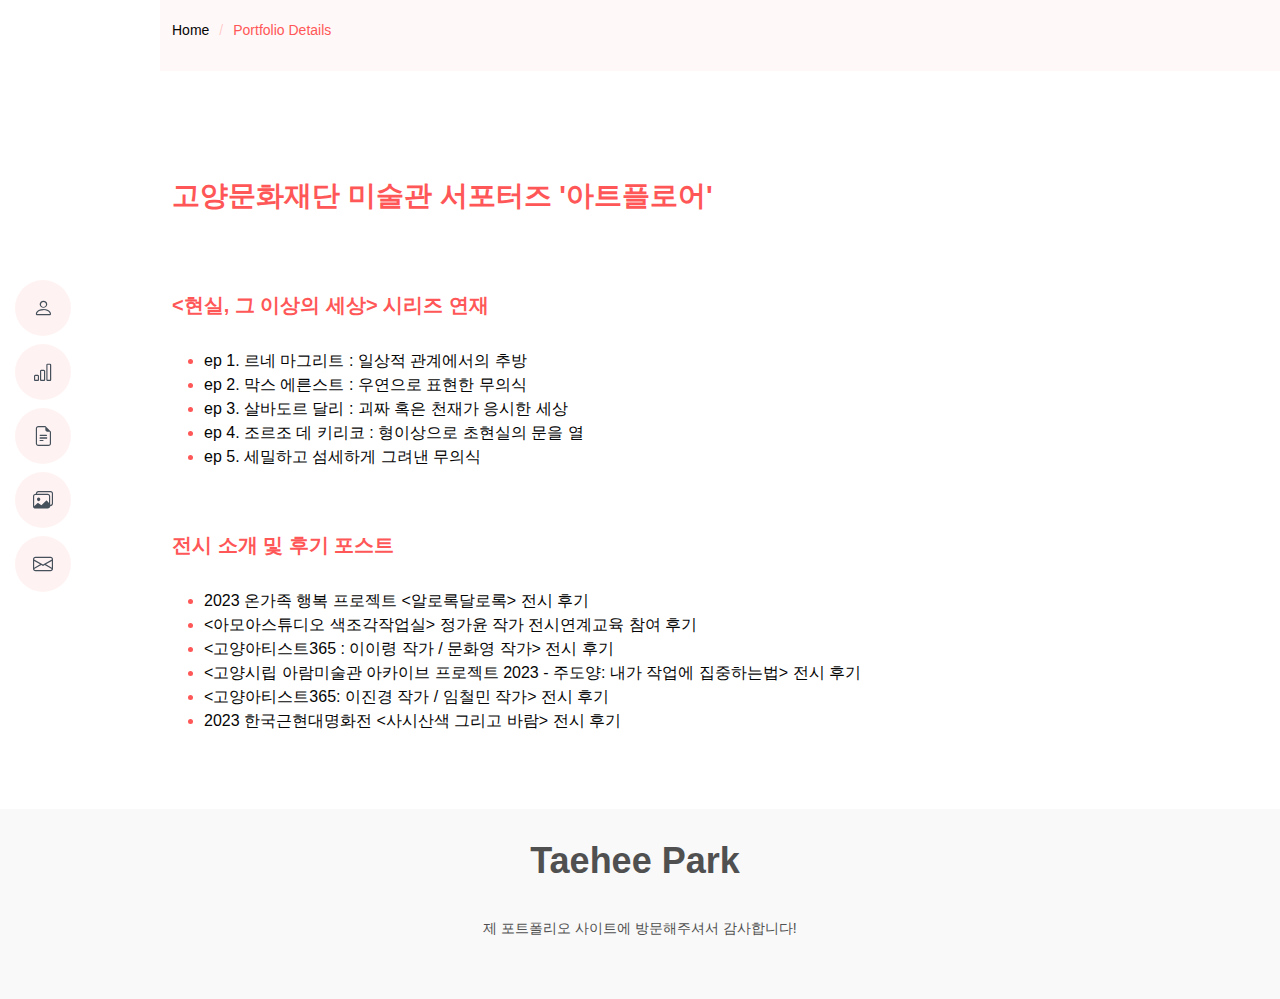
<file: portfolio-blog.html>
<!doctype html>
<html lang="en">
  <head>
    <meta charset="utf-8" />
    <meta content="width=device-width, initial-scale=1.0" name="viewport" />
    <title>박태희 포트폴리오</title>
    <meta content="" name="description" />
    <meta content="" name="keywords" />

    <!-- Favicons -->
     <link href="assets/img/logo2.png" rel="icon" />
    <link href="assets/img/apple-touch-icon.png" rel="apple-touch-icon" />

    <!-- Fonts -->
    <link href="https://fonts.googleapis.com" rel="preconnect" />
    <link href="https://fonts.gstatic.com" rel="preconnect" crossorigin />
    <link
      href="https://fonts.googleapis.com/css2?family=Roboto:ital,wght@0,100;0,300;0,400;0,500;0,700;0,900;1,100;1,300;1,400;1,500;1,700;1,900&family=Poppins:ital,wght@0,100;0,200;0,300;0,400;0,500;0,600;0,700;0,800;0,900;1,100;1,200;1,300;1,400;1,500;1,600;1,700;1,800;1,900&family=Raleway:ital,wght@0,100;0,200;0,300;0,400;0,500;0,600;0,700;0,800;0,900;1,100;1,200;1,300;1,400;1,500;1,600;1,700;1,800;1,900&display=swap"
      rel="stylesheet"
    />

    <!-- Vendor CSS Files -->
    <link
      href="assets/vendor/bootstrap/css/bootstrap.min.css"
      rel="stylesheet"
    />
    <link
      href="assets/vendor/bootstrap-icons/bootstrap-icons.css"
      rel="stylesheet"
    />
    <link href="assets/vendor/aos/aos.css" rel="stylesheet" />
    <link
      href="assets/vendor/glightbox/css/glightbox.min.css"
      rel="stylesheet"
    />
    <link href="assets/vendor/swiper/swiper-bundle.min.css" rel="stylesheet" />

    <!-- Main CSS File -->
    <link href="assets/css/main.css" rel="stylesheet" />

    <!-- =======================================================
  * Template Name: MyResume
  * Template URL: https://bootstrapmade.com/free-html-bootstrap-template-my-resume/
  * Updated: Jun 29 2024 with Bootstrap v5.3.3
  * Author: BootstrapMade.com
  * License: https://bootstrapmade.com/license/
  ======================================================== -->
  </head>

  <body class="portfolio-details-page">
    <header
      id="header"
      class="header d-flex flex-column justify-content-center"
    >
      <i class="header-toggle d-xl-none bi bi-list"></i>

      <nav id="navmenu" class="navmenu">
        <ul>

          <li>
            <a href="./index.html#about"
              ><i class="bi bi-person navicon"></i><span>About</span></a
            >
          </li>
          <li>
            <a href="./index.html#stats"
              ><i class="bi bi-bar-chart"></i><span>Skills</span></a
            >
          </li>
          <li>
            <a href="./index.html#resume"
              ><i class="bi bi-file-earmark-text navicon"></i
              ><span>Resume</span></a
            >
          </li>
          <li>
            <a href="./index.html#portfolio"
              ><i class="bi bi-images navicon"></i><span>Portfolio</span></a
            >
          </li>

          <li>
            <a href="./index.html#contact"
              ><i class="bi bi-envelope navicon"></i><span>Contact</span></a
            >
          </li>
        </ul>

      </nav>
    </header>

    <main class="main">
      <!-- Page Title -->
      <div class="page-title" data-aos="fade">
        <div class="container">
          <nav class="breadcrumbs">
            <ol>
              <li><a href="index.html">Home</a></li>
              <li class="current">Portfolio Details</li>
            </ol>
          </nav>

        </div>
      </div>
      <!-- End Page Title -->

      <!-- Portfolio Details Section -->
      <section id="portfolio-details" class="portfolio-details section">
        <div class="container justify-content-center" data-aos="fade-up">
          <div class="row justify-content-between gy-4 mt-4">
            <div class="cmb-4" data-aos="fade-up">
              <div class="portfolio-description">


                <h3><b>고양문화재단 미술관 서포터즈 '아트플로어'</b></h5>
                <br>
                <br>

                <br>
                <h5> <b><현실, 그 이상의 세상> 시리즈 연재</b></h5>
           
                <br>
               <ul>
                 <li> <a href="https://blog.naver.com/aramart1/223165445315?trackingCode=blog_bloghome_searchlist" target="_blank">ep 1. 르네 마그리트 : 일상적 관계에서의 추방</a></li>
                 <li><a href="https://blog.naver.com/aramart1/223190417478?trackingCode=blog_bloghome_searchlist" target="_blank">ep 2. 막스 에른스트 : 우연으로 표현한 무의식</a></li>
                 <li><a href="https://blog.naver.com/aramart1/223218497096?trackingCode=blog_bloghome_searchlist" target="_blank">ep 3. 살바도르 달리 : 괴짜 혹은 천재가 응시한 세상</a></li>
                 <li><a href="https://blog.naver.com/aramart1/223246951766?trackingCode=blog_bloghome_searchlist" target="_blank">ep 4. 조르조 데 키리코 : 형이상으로 초현실의 문을 열</a></li>
                 <li><a href="https://blog.naver.com/aramart1/223273783875?trackingCode=blog_bloghome_searchlist" target="_blank">ep 5. 세밀하고 섬세하게 그려낸 무의식</a></li>
               </ul>
                <br>
                <br>
                
                  <h5> <b>전시 소개 및 후기 포스트</b></h5>
                  <br>
                 <ul>
                   <li> <a href="https://blog.naver.com/aramart1/223166356010?trackingCode=blog_bloghome_searchlist" target="_blank">2023 온가족 행복 프로젝트 <알로록달로록> 전시 후기</a></li>
                   <li><a href="https://blog.naver.com/aramart1/223197376740?trackingCode=blog_bloghome_searchlist" target="_blank"> <아모아스튜디오 색조각작업실> 정가윤 작가 전시연계교육 참여 후기 </a></li>
                   <li><a href="https://blog.naver.com/aramart1/223220888456?trackingCode=blog_bloghome_searchlist" target="_blank"><고양아티스트365 : 이이령 작가 / 문화영 작가> 전시 후기</a></li>
                   <li><a href="https://blog.naver.com/aramart1/223244335880?trackingCode=blog_bloghome_searchlist" target="_blank"><고양시립 아람미술관 아카이브 프로젝트 2023 - 주도양: 내가 작업에 집중하는법> 전시 후기</a></li>
                   <li><a href="https://blog.naver.com/aramart1/223272546782?trackingCode=blog_bloghome_searchlist" target="_blank"><고양아티스트365: 이진경 작가 / 임철민 작가> 전시 후기</a></li>
                   <li><a href="https://blog.naver.com/aramart1/223272546782?trackingCode=blog_bloghome_searchlist" target="_blank">2023 한국근현대명화전 <사시산색 그리고 바람> 전시 후기</a></li>
                 </ul>
             

              
                </div>
                




              </div>
            </div>

            <!-- <div class="mt-4" data-aos="fade-up" data-aos-delay="100">
              <div class="portfolio-info">

                <ul>
                  <li><strong>분류</strong> 영상 제작 (촬영 및 편집) </li>

                  <li><strong>제작 날짜</strong> 2024. 04</li>

                  <li><strong>활용 프로그램</strong>Premiere, iPhone 12 </li>


                   <!-- <li>
                    <strong>Project URL</strong> <a href="#">www.example.com</a>
                  </li> -->
<!-- 
                </ul>
              </div>
            </div>  -->
          </div>
        </div>
      </section>
      <!-- /Portfolio Details Section -->
    </main>

    <footer id="footer" class="footer position-relative light-background">
      <div class="container">
        <h3 class="sitename">Taehee Park</h3>
        <br>
        <p>
         제 포트폴리오 사이트에 방문해주셔서 감사합니다!
        </p>
     
        </div>
    
      </div>
    </footer>

    <!-- Scroll Top -->
    <a
      href="#"
      id="scroll-top"
      class="scroll-top d-flex align-items-center justify-content-center"
      ><i class="bi bi-arrow-up-short"></i
    ></a>


    <!-- Preloader -->
    <div id="preloader"></div>

    <!-- Vendor JS Files -->
    <script src="assets/vendor/bootstrap/js/bootstrap.bundle.min.js"></script>
    <script src="assets/vendor/php-email-form/validate.js"></script>
    <script src="assets/vendor/aos/aos.js"></script>
    <script src="assets/vendor/typed.js/typed.umd.js"></script>
    <script src="assets/vendor/purecounter/purecounter_vanilla.js"></script>
    <script src="assets/vendor/waypoints/noframework.waypoints.js"></script>
    <script src="assets/vendor/glightbox/js/glightbox.min.js"></script>
    <script src="assets/vendor/imagesloaded/imagesloaded.pkgd.min.js"></script>
    <script src="assets/vendor/isotope-layout/isotope.pkgd.min.js"></script>
    <script src="assets/vendor/swiper/swiper-bundle.min.js"></script>

    <!-- Main JS File -->
    <script src="assets/js/main.js"></script>
  </body>
</html>
</file>
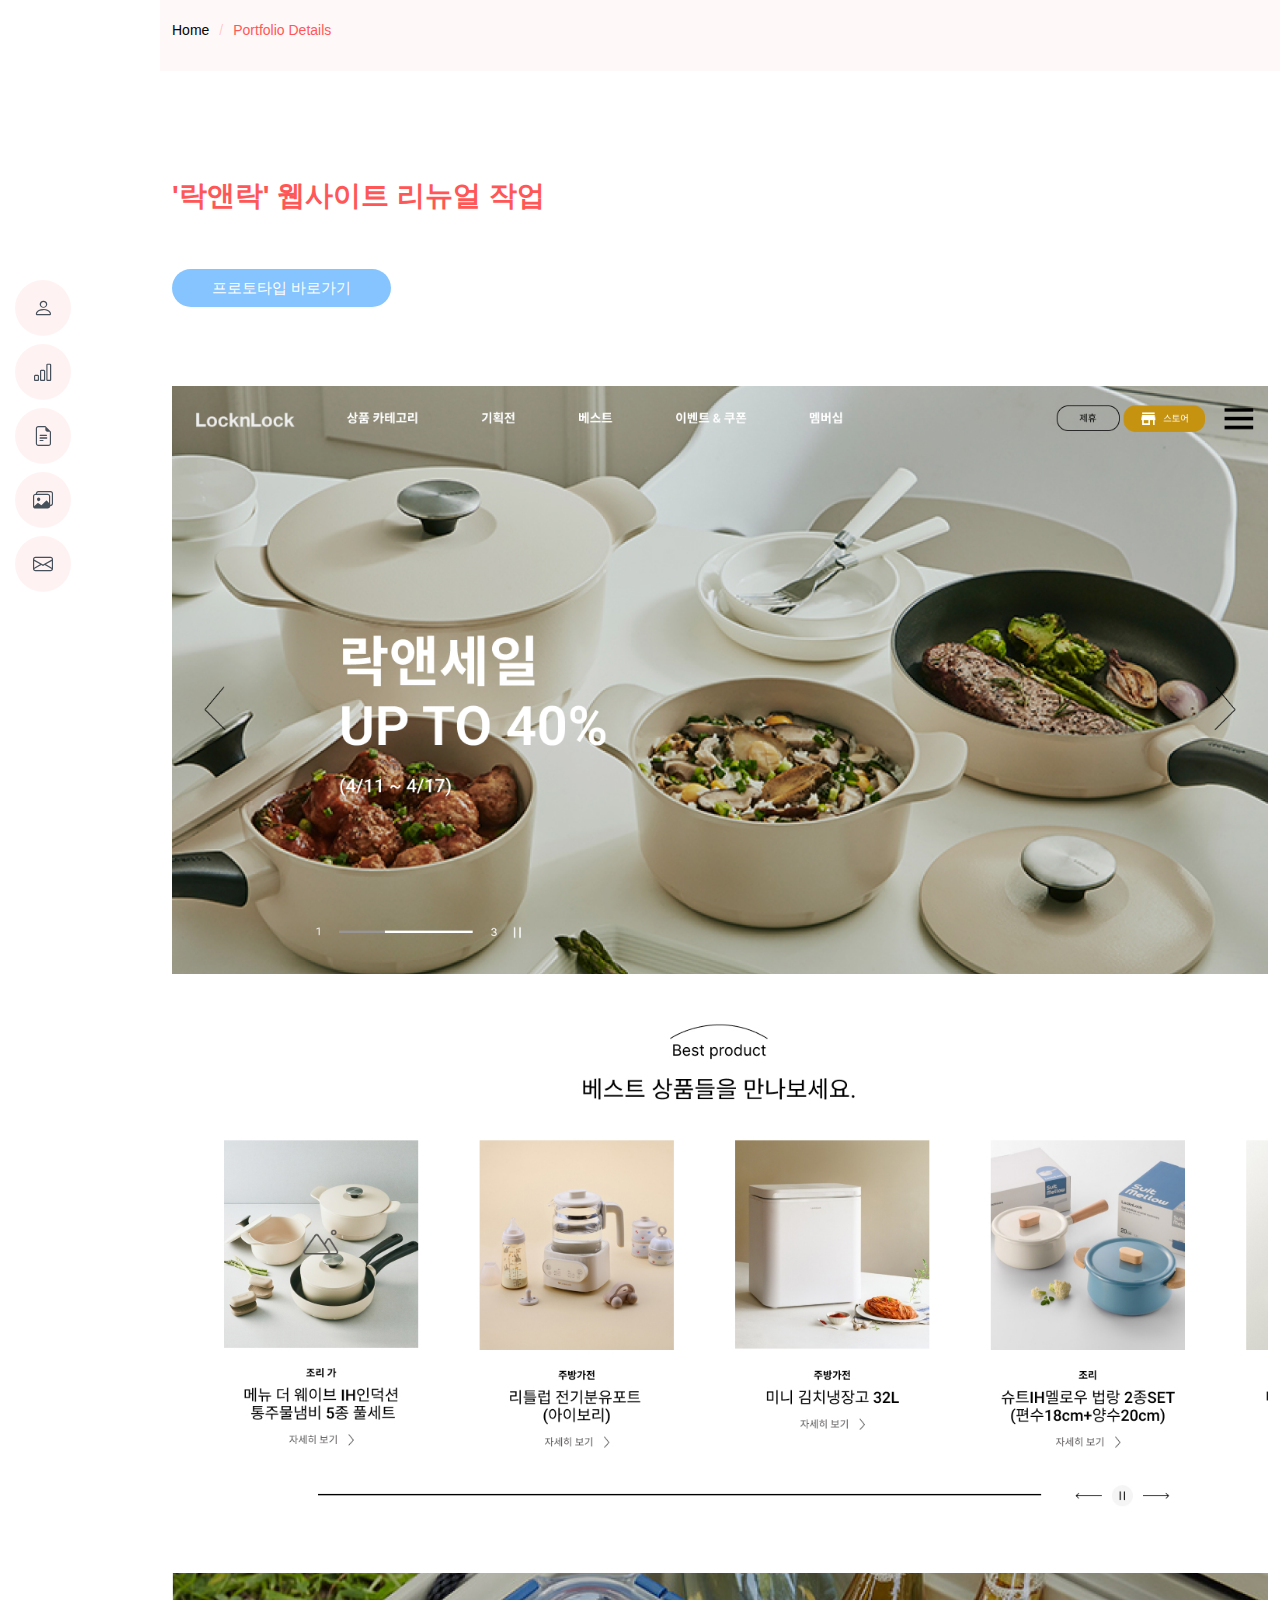
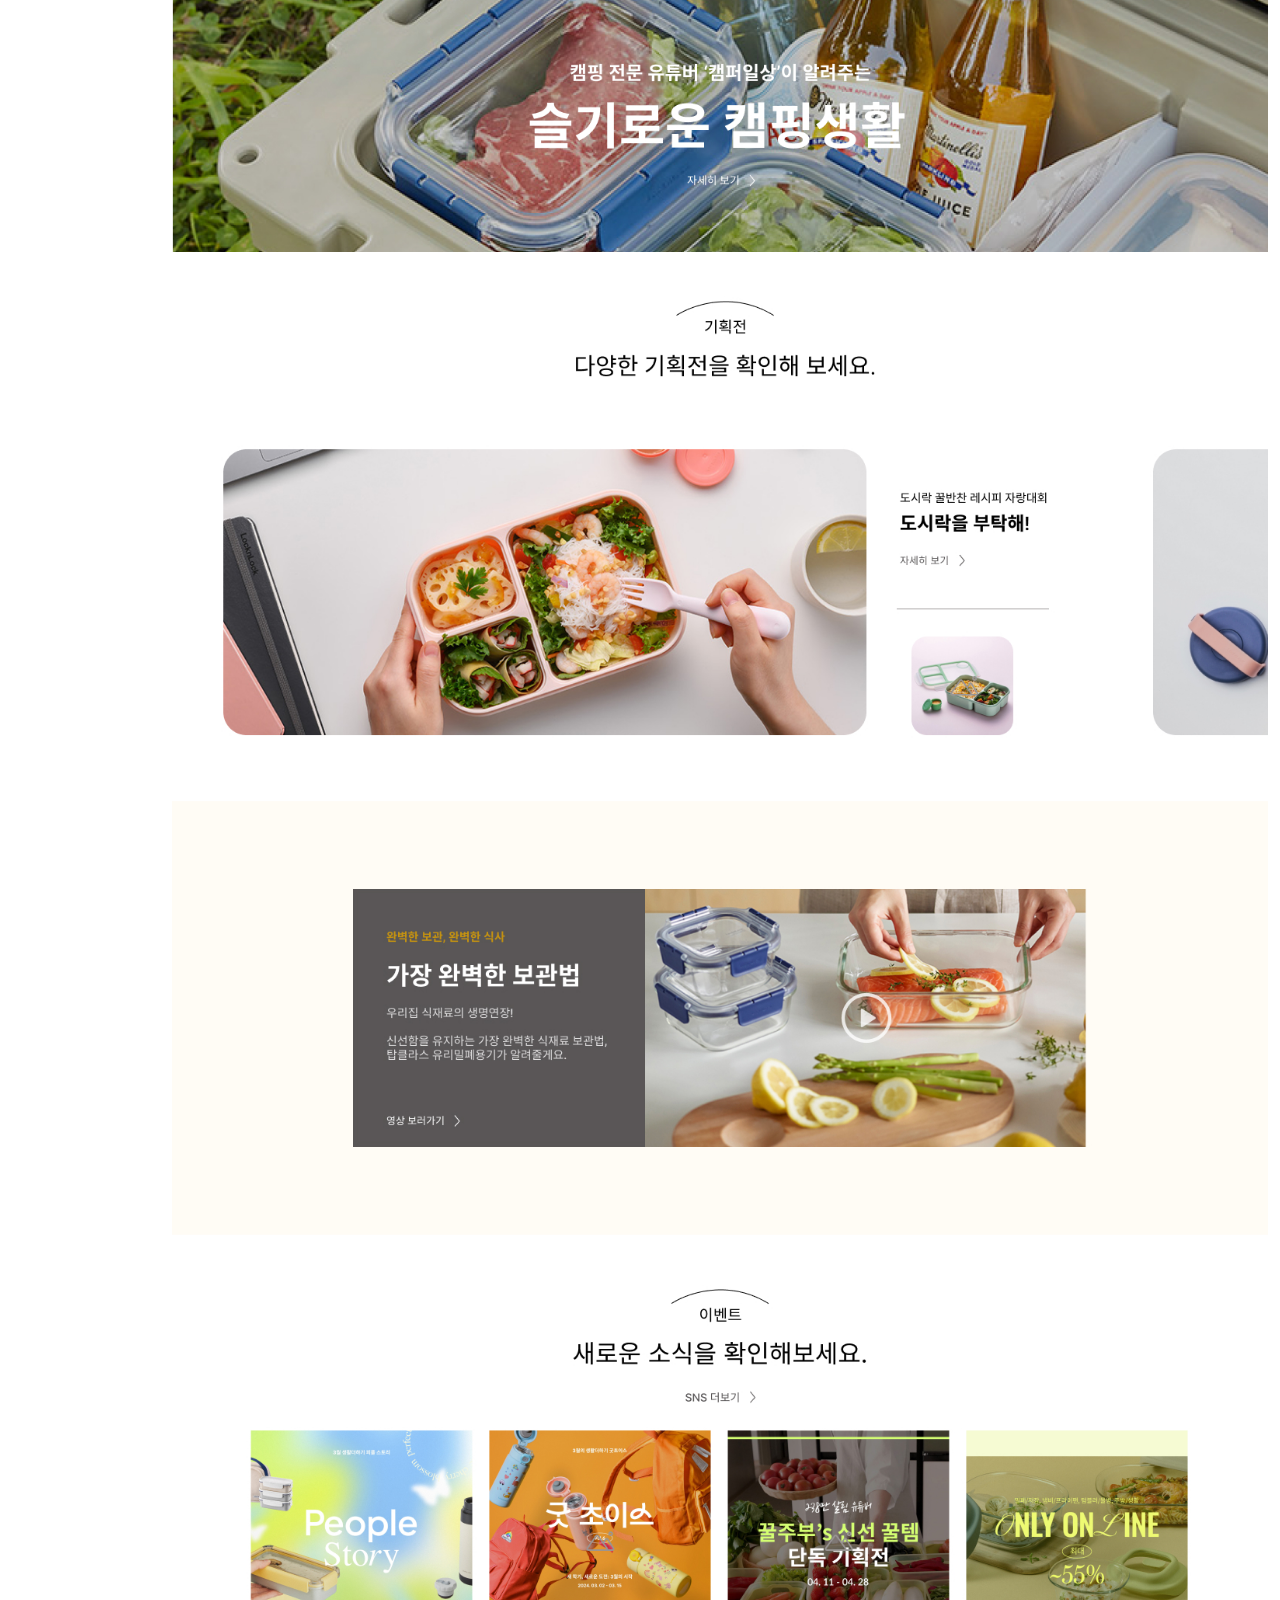
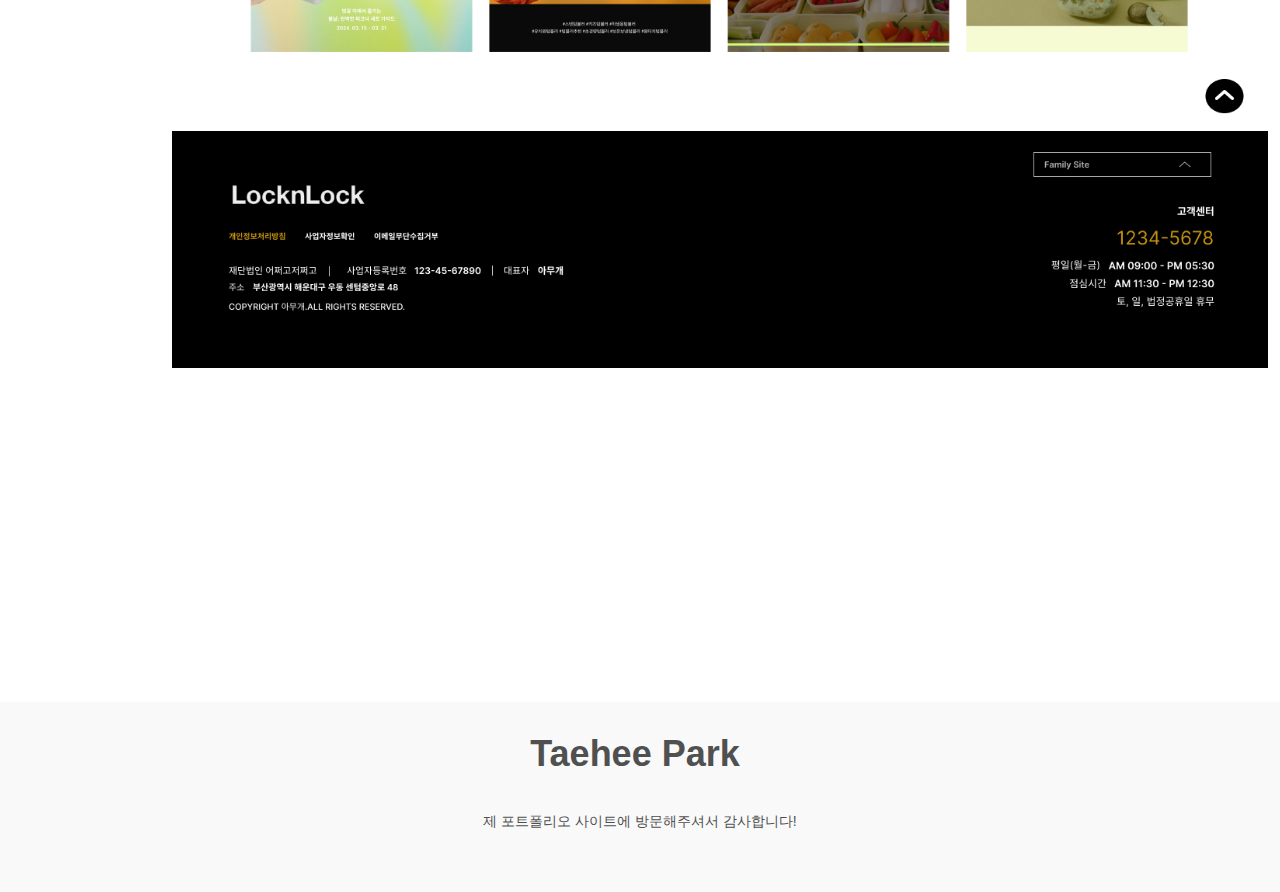
<file: portfolio-details4.html>
<!doctype html>
<html lang="en">
  <head>
    <meta charset="utf-8" />
    <meta content="width=device-width, initial-scale=1.0" name="viewport" />
    <title>박태희 포트폴리오</title>
    <meta content="" name="description" />
    <meta content="" name="keywords" />

    <!-- Favicons -->
     <link href="assets/img/logo2.png" rel="icon" />
    <link href="assets/img/apple-touch-icon.png" rel="apple-touch-icon" />

    <!-- Fonts -->
    <link href="https://fonts.googleapis.com" rel="preconnect" />
    <link href="https://fonts.gstatic.com" rel="preconnect" crossorigin />
    <link
      href="https://fonts.googleapis.com/css2?family=Roboto:ital,wght@0,100;0,300;0,400;0,500;0,700;0,900;1,100;1,300;1,400;1,500;1,700;1,900&family=Poppins:ital,wght@0,100;0,200;0,300;0,400;0,500;0,600;0,700;0,800;0,900;1,100;1,200;1,300;1,400;1,500;1,600;1,700;1,800;1,900&family=Raleway:ital,wght@0,100;0,200;0,300;0,400;0,500;0,600;0,700;0,800;0,900;1,100;1,200;1,300;1,400;1,500;1,600;1,700;1,800;1,900&display=swap"
      rel="stylesheet"
    />

    <!-- Vendor CSS Files -->
    <link
      href="assets/vendor/bootstrap/css/bootstrap.min.css"
      rel="stylesheet"
    />
    <link
      href="assets/vendor/bootstrap-icons/bootstrap-icons.css"
      rel="stylesheet"
    />
    <link href="assets/vendor/aos/aos.css" rel="stylesheet" />
    <link
      href="assets/vendor/glightbox/css/glightbox.min.css"
      rel="stylesheet"
    />
    <link href="assets/vendor/swiper/swiper-bundle.min.css" rel="stylesheet" />

    <!-- Main CSS File -->
    <link href="assets/css/main.css" rel="stylesheet" />

    <!-- =======================================================
  * Template Name: MyResume
  * Template URL: https://bootstrapmade.com/free-html-bootstrap-template-my-resume/
  * Updated: Jun 29 2024 with Bootstrap v5.3.3
  * Author: BootstrapMade.com
  * License: https://bootstrapmade.com/license/
  ======================================================== -->
  </head>

  <body class="portfolio-details-page">
    <header
      id="header"
      class="header d-flex flex-column justify-content-center"
    >
      <i class="header-toggle d-xl-none bi bi-list"></i>

      <nav id="navmenu" class="navmenu">
        <ul>

          <li>
            <a href="./index.html#about"
              ><i class="bi bi-person navicon"></i><span>About</span></a
            >
          </li>
          <li>
            <a href="./index.html#stats"
              ><i class="bi bi-bar-chart"></i><span>Skills</span></a
            >
          </li>
          <li>
            <a href="./index.html#resume"
              ><i class="bi bi-file-earmark-text navicon"></i
              ><span>Resume</span></a
            >
          </li>
          <li>
            <a href="./index.html#portfolio"
              ><i class="bi bi-images navicon"></i><span>Portfolio</span></a
            >
          </li>

          <li>
            <a href="./index.html#contact"
              ><i class="bi bi-envelope navicon"></i><span>Contact</span></a
            >
          </li>
        </ul>

      </nav>
    </header>

    <main class="main">
      <!-- Page Title -->
      <div class="page-title" data-aos="fade">
        <div class="container">
          <nav class="breadcrumbs">
            <ol>
              <li><a href="index.html">Home</a></li>
              <li class="current">Portfolio Details</li>
            </ol>
          </nav>

        </div>
      </div>
      <!-- End Page Title -->

      <!-- Portfolio Details Section -->
      <section id="portfolio-details" class="portfolio-details section">
        <div class="container justify-content-center" data-aos="fade-up">
          <div class="row justify-content-between gy-4 mt-4">
            <div class="cmb-4" data-aos="fade-up">
              <div class="portfolio-description">


                <h3><b>'락앤락' 웹사이트 리뉴얼 작업</b></h3>
                <br>
                <br>
                <div class="portfolio-info">
                  <ul>
                <li>
                  <a href="https://www.figma.com/proto/2CBtFGKpgw6CYvUEEpwlTz/%EC%9B%B9%EB%94%94%EC%9E%90%EC%9D%B8_%EB%B0%95%ED%83%9C%ED%9D%AC?node-id=25-72&starting-point-node-id=25%3A72&t=xaSCcyAm4feDq87F-1" target="_blank" class="btn-visit align-self-start "
                    >프로토타입 바로가기</a
                  >


                </li>
                    </ul>
                </div>
                 <br>
                 <br>

                  <img
                     src="./assets/img/pth-portfolio/locknlockmain.jpg"
                  alt=""
                  style="width: 100%; height: 100%"
                />
              </div>
            </div>

            <div class="mt-4" data-aos="fade-up" data-aos-delay="100">
              <div class="portfolio-info">

                <ul>
                  <li><strong>분류</strong> UX/UI 디자인</li>

                  <li><strong>제작 날짜</strong> 2024. 04</li>

                  <li><strong>활용 프로그램</strong> Figma</li>

                  <li><strong>기여도</strong> 100%</li>

                   <!-- <li>
                    <strong>Project URL</strong> <a href="#">www.example.com</a>
                  </li> -->

                </ul>
              </div>
            </div>
          </div>
        </div>
      </section>
      <!-- /Portfolio Details Section -->
    </main>

    <footer id="footer" class="footer position-relative light-background">
      <div class="container">
        <h3 class="sitename">Taehee Park</h3>
        <br>
        <p>
         제 포트폴리오 사이트에 방문해주셔서 감사합니다!
        </p>
     
        </div>
    
      </div>
    </footer>

    <!-- Scroll Top -->
    <a
      href="#"
      id="scroll-top"
      class="scroll-top d-flex align-items-center justify-content-center"
      ><i class="bi bi-arrow-up-short"></i
    ></a>


    <!-- Preloader -->
    <div id="preloader"></div>

    <!-- Vendor JS Files -->
    <script src="assets/vendor/bootstrap/js/bootstrap.bundle.min.js"></script>
    <script src="assets/vendor/php-email-form/validate.js"></script>
    <script src="assets/vendor/aos/aos.js"></script>
    <script src="assets/vendor/typed.js/typed.umd.js"></script>
    <script src="assets/vendor/purecounter/purecounter_vanilla.js"></script>
    <script src="assets/vendor/waypoints/noframework.waypoints.js"></script>
    <script src="assets/vendor/glightbox/js/glightbox.min.js"></script>
    <script src="assets/vendor/imagesloaded/imagesloaded.pkgd.min.js"></script>
    <script src="assets/vendor/isotope-layout/isotope.pkgd.min.js"></script>
    <script src="assets/vendor/swiper/swiper-bundle.min.js"></script>

    <!-- Main JS File -->
    <script src="assets/js/main.js"></script>
  </body>
</html>
</file>
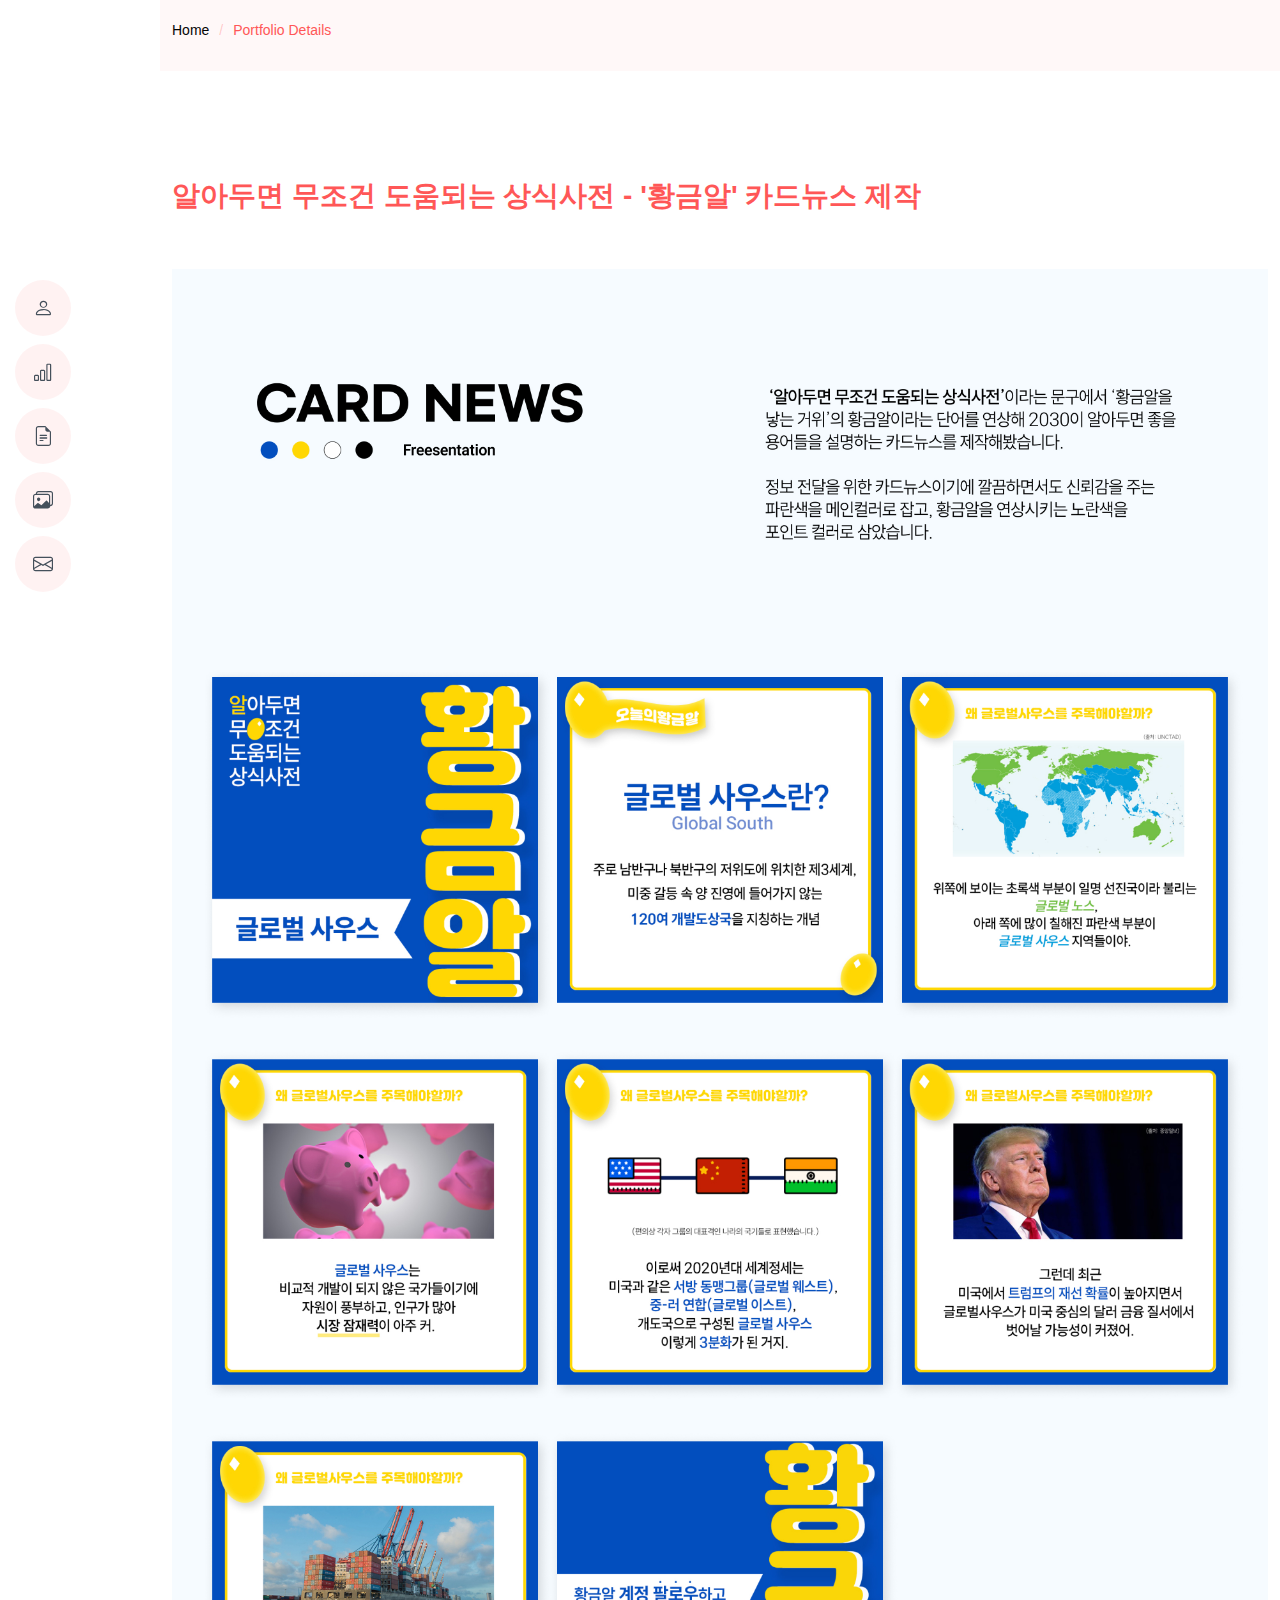
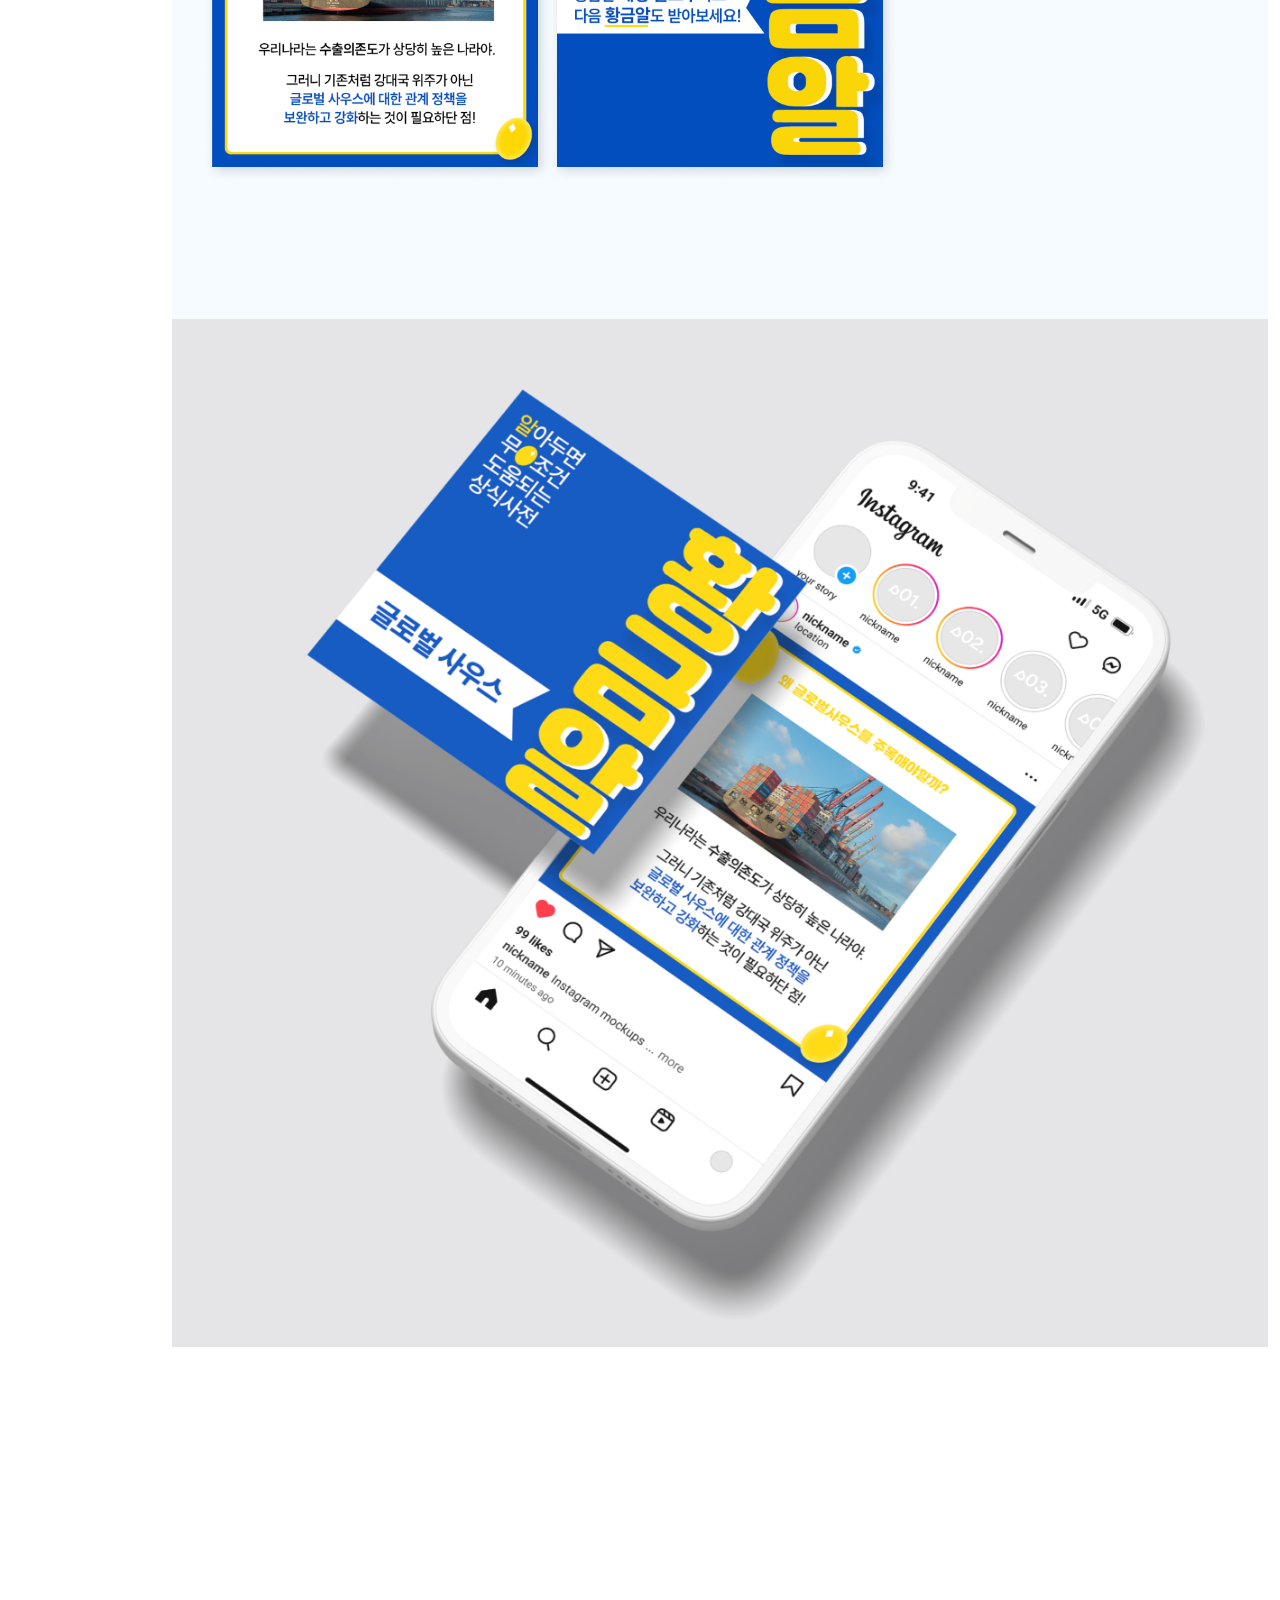
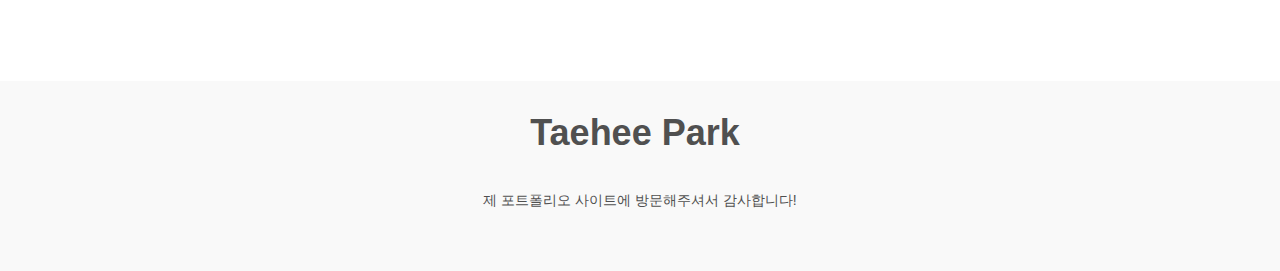
<file: portfolio-details7.html>
<!doctype html>
<html lang="en">
  <head>
    <meta charset="utf-8" />
    <meta content="width=device-width, initial-scale=1.0" name="viewport" />
    <title>박태희 포트폴리오</title>
    <meta content="" name="description" />
    <meta content="" name="keywords" />

    <!-- Favicons -->
     <link href="assets/img/logo2.png" rel="icon" />
    <link href="assets/img/apple-touch-icon.png" rel="apple-touch-icon" />

    <!-- Fonts -->
    <link href="https://fonts.googleapis.com" rel="preconnect" />
    <link href="https://fonts.gstatic.com" rel="preconnect" crossorigin />
    <link
      href="https://fonts.googleapis.com/css2?family=Roboto:ital,wght@0,100;0,300;0,400;0,500;0,700;0,900;1,100;1,300;1,400;1,500;1,700;1,900&family=Poppins:ital,wght@0,100;0,200;0,300;0,400;0,500;0,600;0,700;0,800;0,900;1,100;1,200;1,300;1,400;1,500;1,600;1,700;1,800;1,900&family=Raleway:ital,wght@0,100;0,200;0,300;0,400;0,500;0,600;0,700;0,800;0,900;1,100;1,200;1,300;1,400;1,500;1,600;1,700;1,800;1,900&display=swap"
      rel="stylesheet"
    />

    <!-- Vendor CSS Files -->
    <link
      href="assets/vendor/bootstrap/css/bootstrap.min.css"
      rel="stylesheet"
    />
    <link
      href="assets/vendor/bootstrap-icons/bootstrap-icons.css"
      rel="stylesheet"
    />
    <link href="assets/vendor/aos/aos.css" rel="stylesheet" />
    <link
      href="assets/vendor/glightbox/css/glightbox.min.css"
      rel="stylesheet"
    />
    <link href="assets/vendor/swiper/swiper-bundle.min.css" rel="stylesheet" />

    <!-- Main CSS File -->
    <link href="assets/css/main.css" rel="stylesheet" />

    <!-- =======================================================
  * Template Name: MyResume
  * Template URL: https://bootstrapmade.com/free-html-bootstrap-template-my-resume/
  * Updated: Jun 29 2024 with Bootstrap v5.3.3
  * Author: BootstrapMade.com
  * License: https://bootstrapmade.com/license/
  ======================================================== -->
  </head>

  <body class="portfolio-details-page">
    <header
      id="header"
      class="header d-flex flex-column justify-content-center"
    >
      <i class="header-toggle d-xl-none bi bi-list"></i>

      <nav id="navmenu" class="navmenu">
        <ul>

          <li>
            <a href="./index.html#about"
              ><i class="bi bi-person navicon"></i><span>About</span></a
            >
          </li>
          <li>
            <a href="./index.html#stats"
              ><i class="bi bi-bar-chart"></i><span>Skills</span></a
            >
          </li>
          <li>
            <a href="./index.html#resume"
              ><i class="bi bi-file-earmark-text navicon"></i
              ><span>Resume</span></a
            >
          </li>
          <li>
            <a href="./index.html#portfolio"
              ><i class="bi bi-images navicon"></i><span>Portfolio</span></a
            >
          </li>

          <li>
            <a href="./index.html#contact"
              ><i class="bi bi-envelope navicon"></i><span>Contact</span></a
            >
          </li>
        </ul>

      </nav>
    </header>

    <main class="main">
      <!-- Page Title -->
      <div class="page-title" data-aos="fade">
        <div class="container">
          <nav class="breadcrumbs">
            <ol>
              <li><a href="index.html">Home</a></li>
              <li class="current">Portfolio Details</li>
            </ol>
          </nav>

        </div>
      </div>
      <!-- End Page Title -->

      <!-- Portfolio Details Section -->
      <section id="portfolio-details" class="portfolio-details section">
        <div class="container justify-content-center" data-aos="fade-up">
          <div class="row justify-content-between gy-4 mt-4">
            <div class="cmb-4" data-aos="fade-up">
              <div class="portfolio-description">


                <h3><b>알아두면 무조건 도움되는 상식사전 - '황금알' 카드뉴스 제작</b></h3>
                <br>
                <br>


                <img
                  src="./assets/img/pth-portfolio/cardnews-info2.jpg"
                  alt=""
                  style="width: 100%; height: 100%"
                />
                <img
                  src="./assets/img/pth-portfolio/cardnews3.jpg"
                  alt=""
                  style="width: 100%; height: 100%"
                />

              </div>
            </div>

            <div class="mt-4" data-aos="fade-up" data-aos-delay="100">
              <div class="portfolio-info">

                <ul>
                  <li><strong>분류</strong> 카드뉴스 제작</li>

                  <li><strong>제작 날짜</strong> 2024. 07</li>

                  <li><strong>활용 프로그램</strong>Photoshop</li>

                  <li><strong>기여도</strong> 100%</li>

                   <!-- <li>
                    <strong>Project URL</strong> <a href="#">www.example.com</a>
                  </li> -->

                </ul>
              </div>
            </div>
          </div>
        </div>
      </section>
      <!-- /Portfolio Details Section -->
    </main>

    <footer id="footer" class="footer position-relative light-background">
      <div class="container">
        <h3 class="sitename">Taehee Park</h3>
        <br>
        <p>
         제 포트폴리오 사이트에 방문해주셔서 감사합니다!
        </p>
     
        </div>
    
      </div>
    </footer>

    <!-- Scroll Top -->
    <a
      href="#"
      id="scroll-top"
      class="scroll-top d-flex align-items-center justify-content-center"
      ><i class="bi bi-arrow-up-short"></i
    ></a>


    <!-- Preloader -->
    <div id="preloader"></div>

    <!-- Vendor JS Files -->
    <script src="assets/vendor/bootstrap/js/bootstrap.bundle.min.js"></script>
    <script src="assets/vendor/php-email-form/validate.js"></script>
    <script src="assets/vendor/aos/aos.js"></script>
    <script src="assets/vendor/typed.js/typed.umd.js"></script>
    <script src="assets/vendor/purecounter/purecounter_vanilla.js"></script>
    <script src="assets/vendor/waypoints/noframework.waypoints.js"></script>
    <script src="assets/vendor/glightbox/js/glightbox.min.js"></script>
    <script src="assets/vendor/imagesloaded/imagesloaded.pkgd.min.js"></script>
    <script src="assets/vendor/isotope-layout/isotope.pkgd.min.js"></script>
    <script src="assets/vendor/swiper/swiper-bundle.min.js"></script>

    <!-- Main JS File -->
    <script src="assets/js/main.js"></script>
  </body>
</html>
</file>
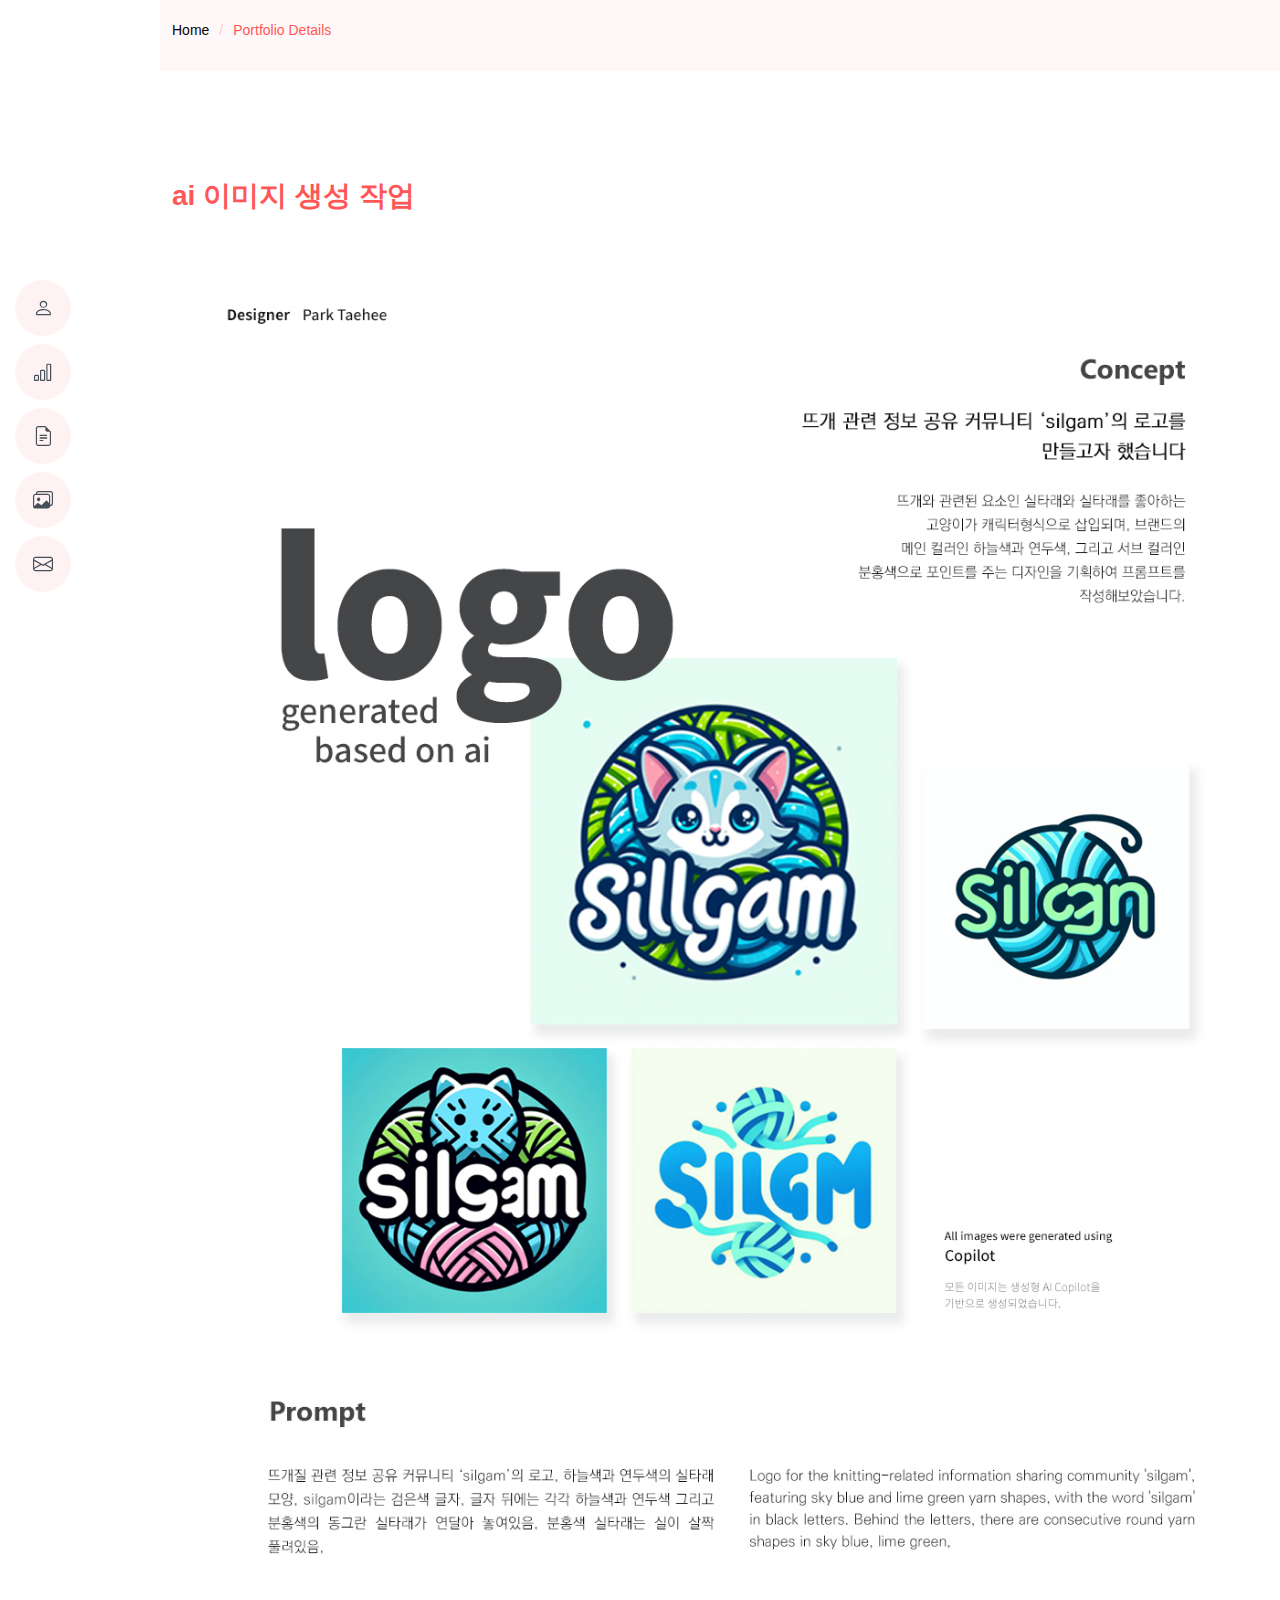
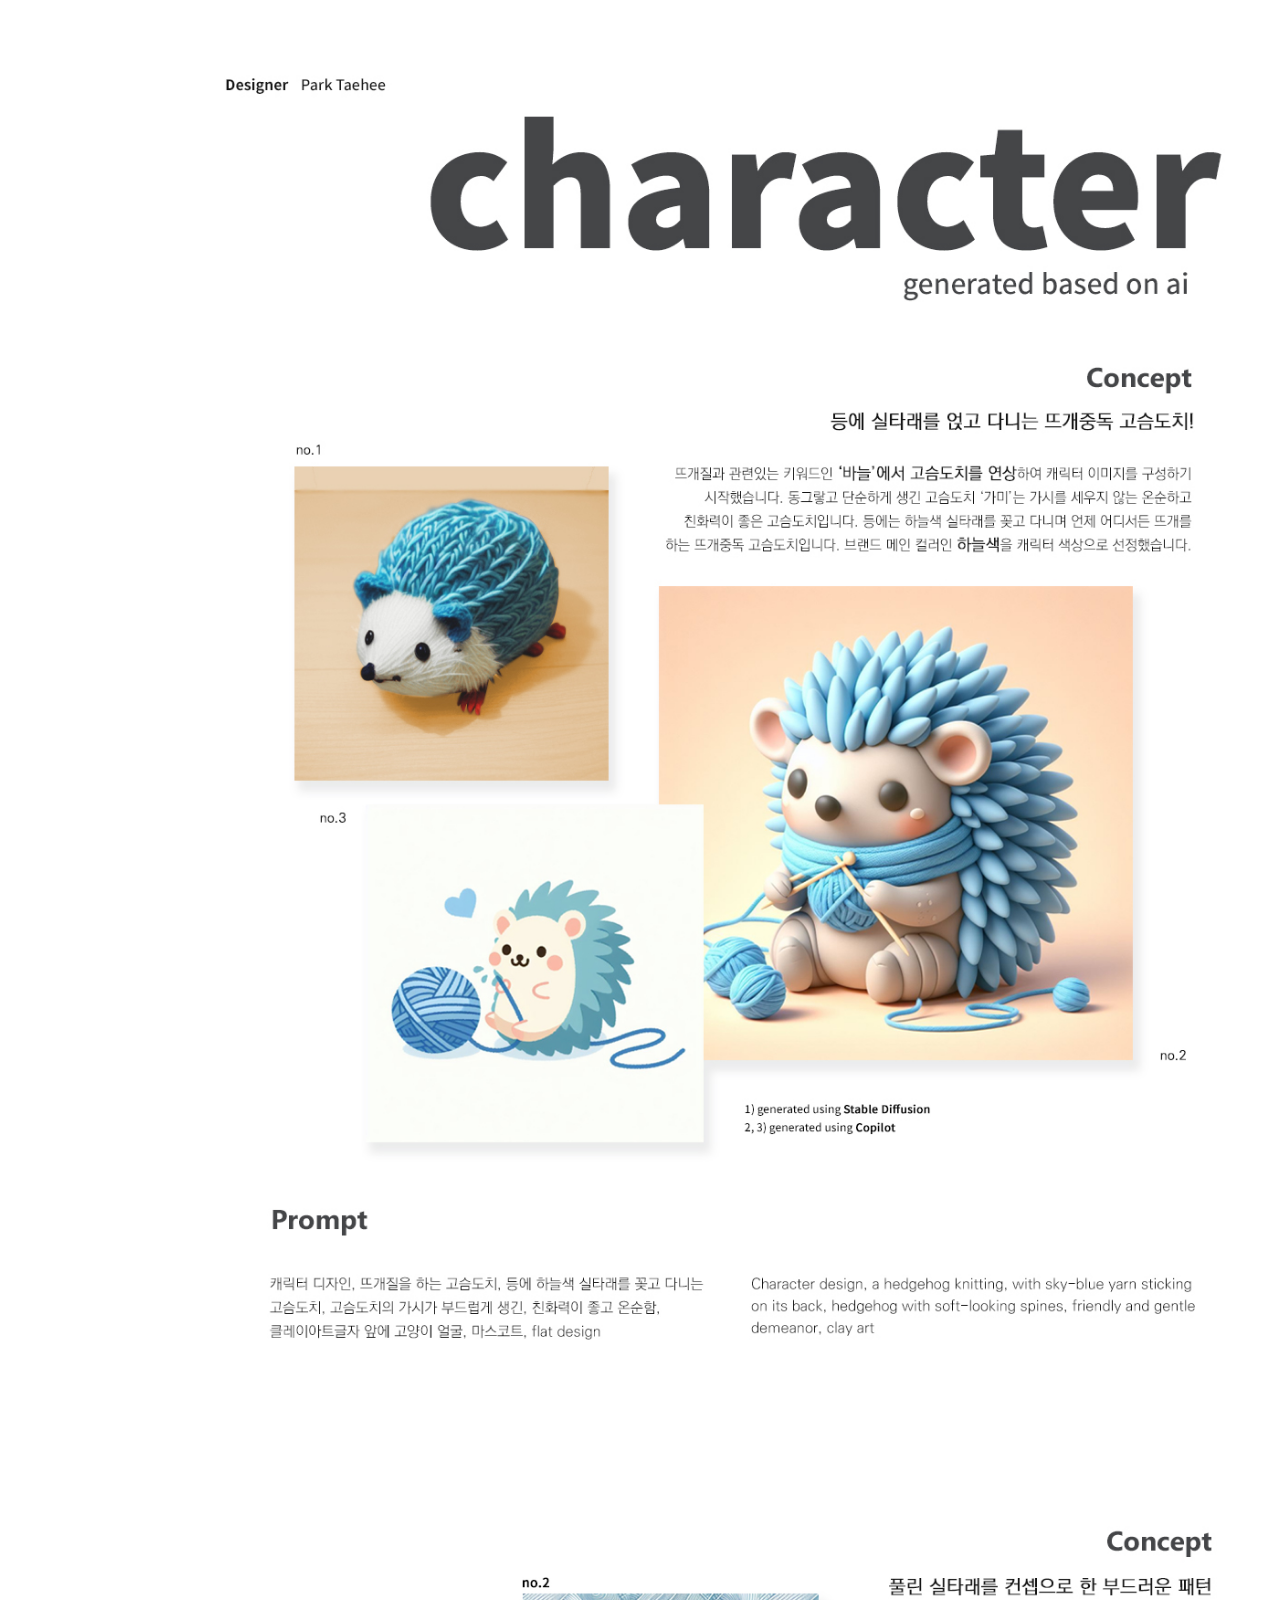
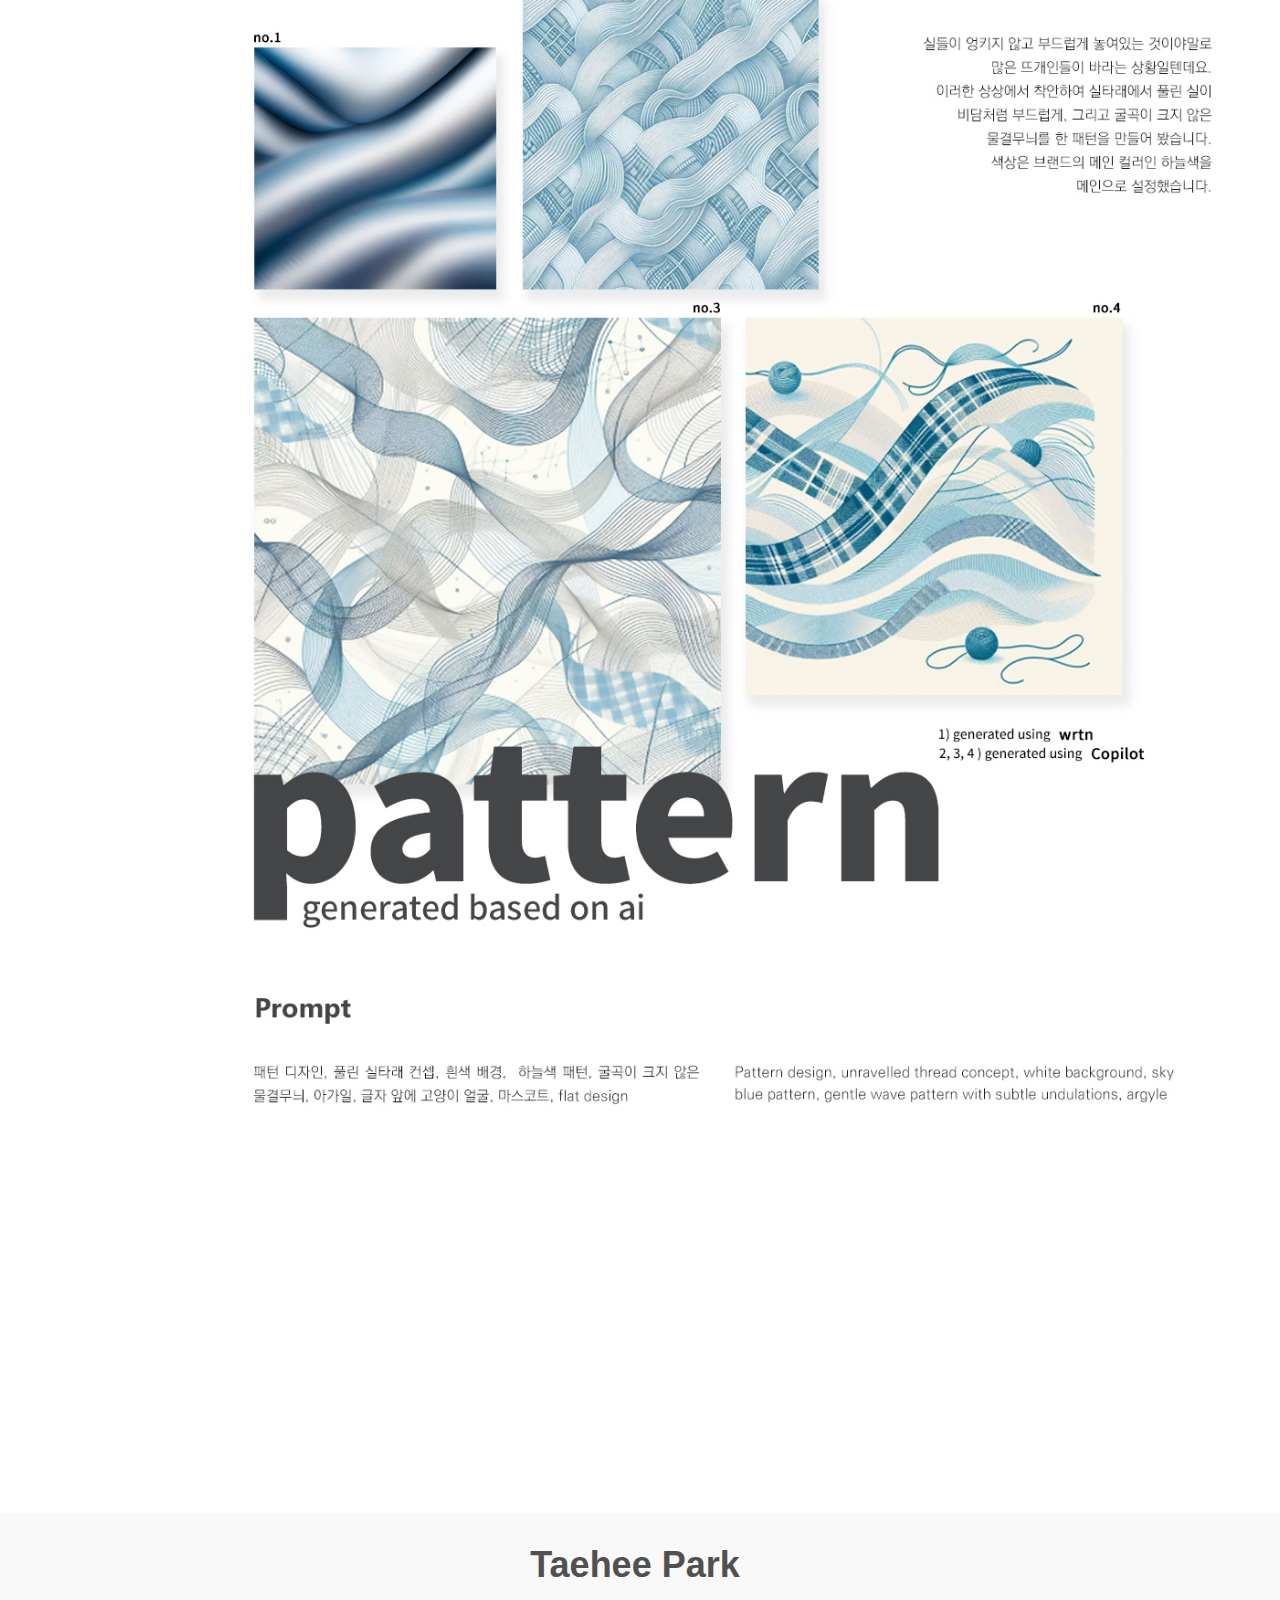
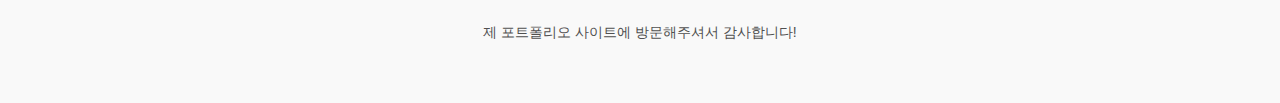
<file: portfolio-details8.html>
<!doctype html>
<html lang="en">
  <head>
    <meta charset="utf-8" />
    <meta content="width=device-width, initial-scale=1.0" name="viewport" />
    <title>박태희 포트폴리오</title>
    <meta content="" name="description" />
    <meta content="" name="keywords" />

    <!-- Favicons -->
     <link href="assets/img/logo2.png" rel="icon" />
    <link href="assets/img/apple-touch-icon.png" rel="apple-touch-icon" />

    <!-- Fonts -->
    <link href="https://fonts.googleapis.com" rel="preconnect" />
    <link href="https://fonts.gstatic.com" rel="preconnect" crossorigin />
    <link
      href="https://fonts.googleapis.com/css2?family=Roboto:ital,wght@0,100;0,300;0,400;0,500;0,700;0,900;1,100;1,300;1,400;1,500;1,700;1,900&family=Poppins:ital,wght@0,100;0,200;0,300;0,400;0,500;0,600;0,700;0,800;0,900;1,100;1,200;1,300;1,400;1,500;1,600;1,700;1,800;1,900&family=Raleway:ital,wght@0,100;0,200;0,300;0,400;0,500;0,600;0,700;0,800;0,900;1,100;1,200;1,300;1,400;1,500;1,600;1,700;1,800;1,900&display=swap"
      rel="stylesheet"
    />

    <!-- Vendor CSS Files -->
    <link
      href="assets/vendor/bootstrap/css/bootstrap.min.css"
      rel="stylesheet"
    />
    <link
      href="assets/vendor/bootstrap-icons/bootstrap-icons.css"
      rel="stylesheet"
    />
    <link href="assets/vendor/aos/aos.css" rel="stylesheet" />
    <link
      href="assets/vendor/glightbox/css/glightbox.min.css"
      rel="stylesheet"
    />
    <link href="assets/vendor/swiper/swiper-bundle.min.css" rel="stylesheet" />

    <!-- Main CSS File -->
    <link href="assets/css/main.css" rel="stylesheet" />

    <!-- =======================================================
  * Template Name: MyResume
  * Template URL: https://bootstrapmade.com/free-html-bootstrap-template-my-resume/
  * Updated: Jun 29 2024 with Bootstrap v5.3.3
  * Author: BootstrapMade.com
  * License: https://bootstrapmade.com/license/
  ======================================================== -->
  </head>

  <body class="portfolio-details-page">
    <header
      id="header"
      class="header d-flex flex-column justify-content-center"
    >
      <i class="header-toggle d-xl-none bi bi-list"></i>

      <nav id="navmenu" class="navmenu">
        <ul>

          <li>
            <a href="./index.html#about"
              ><i class="bi bi-person navicon"></i><span>About</span></a
            >
          </li>
          <li>
            <a href="./index.html#stats"
              ><i class="bi bi-bar-chart"></i><span>Skills</span></a
            >
          </li>
          <li>
            <a href="./index.html#resume"
              ><i class="bi bi-file-earmark-text navicon"></i
              ><span>Resume</span></a
            >
          </li>
          <li>
            <a href="./index.html#portfolio"
              ><i class="bi bi-images navicon"></i><span>Portfolio</span></a
            >
          </li>

          <li>
            <a href="./index.html#contact"
              ><i class="bi bi-envelope navicon"></i><span>Contact</span></a
            >
          </li>
        </ul>

      </nav>
    </header>

    <main class="main">
      <!-- Page Title -->
      <div class="page-title" data-aos="fade">
        <div class="container">
          <nav class="breadcrumbs">
            <ol>
              <li><a href="index.html">Home</a></li>
              <li class="current">Portfolio Details</li>
            </ol>
          </nav>

        </div>
      </div>
      <!-- End Page Title -->

      <!-- Portfolio Details Section -->
      <section id="portfolio-details" class="portfolio-details section">
        <div class="container justify-content-center" data-aos="fade-up">
          <div class="row justify-content-between gy-4 mt-4">
            <div class="cmb-4" data-aos="fade-up">
              <div class="portfolio-description">


                <h3><b>ai 이미지 생성 작업</b></h3>
                <br>
                <br>


                <div  data-aos="fade-up">
                  <div class="portfolio-description justify-content-center">
                    <img
                      src="./assets/img/pth-portfolio/ai-logo.jpg"
                      alt=""
                      style="width: 100%; height: 100%"
                    />
                    <img
                      src="./assets/img/pth-portfolio/ai-character.jpg"
                      alt=""
                      style="width: 100%; height: 100%"
                    />
                    <img
                      src="./assets/img/pth-portfolio/pattern.jpg"
                      alt=""
                      style="width: 100%; height: 100%"
                    />

              </div>
            </div>

            <div class="mt-4" data-aos="fade-up" data-aos-delay="100">
              <div class="portfolio-info">

                <ul>
                  <li><strong>분류</strong> ai 이미지 생성 작업</li>

                  <li><strong>제작 날짜</strong> 2024. 07</li>

                  <li><strong>활용 프로그램</strong>Photoshop, Copitlot, Wrtn, Stable Diffusion</li>

                  <li><strong>기여도</strong> 100%</li>

                   <!-- <li>
                    <strong>Project URL</strong> <a href="#">www.example.com</a>
                  </li> -->

                </ul>
              </div>
            </div>
          </div>
        </div>
      </section>
      <!-- /Portfolio Details Section -->
    </main>

    <footer id="footer" class="footer position-relative light-background">
      <div class="container">
        <h3 class="sitename">Taehee Park</h3>
        <br>
        <p>
         제 포트폴리오 사이트에 방문해주셔서 감사합니다!
        </p>
     
        </div>
    
      </div>
    </footer>

    <!-- Scroll Top -->
    <a
      href="#"
      id="scroll-top"
      class="scroll-top d-flex align-items-center justify-content-center"
      ><i class="bi bi-arrow-up-short"></i
    ></a>


    <!-- Preloader -->
    <div id="preloader"></div>

    <!-- Vendor JS Files -->
    <script src="assets/vendor/bootstrap/js/bootstrap.bundle.min.js"></script>
    <script src="assets/vendor/php-email-form/validate.js"></script>
    <script src="assets/vendor/aos/aos.js"></script>
    <script src="assets/vendor/typed.js/typed.umd.js"></script>
    <script src="assets/vendor/purecounter/purecounter_vanilla.js"></script>
    <script src="assets/vendor/waypoints/noframework.waypoints.js"></script>
    <script src="assets/vendor/glightbox/js/glightbox.min.js"></script>
    <script src="assets/vendor/imagesloaded/imagesloaded.pkgd.min.js"></script>
    <script src="assets/vendor/isotope-layout/isotope.pkgd.min.js"></script>
    <script src="assets/vendor/swiper/swiper-bundle.min.js"></script>

    <!-- Main JS File -->
    <script src="assets/js/main.js"></script>
  </body>
</html>
</file>
<file: assets/css/main.css>
/**
* Template Name: MyResume
* Template URL: https://bootstrapmade.com/free-html-bootstrap-template-my-resume/
* Updated: Jun 29 2024 with Bootstrap v5.3.3
* Author: BootstrapMade.com
* License: https://bootstrapmade.com/license/
*/

/*--------------------------------------------------------------
# Font & Color Variables
# Help: https://bootstrapmade.com/color-system/
--------------------------------------------------------------*/
/* Fonts */
:root {
  --default-font: "Roboto", system-ui, -apple-system, "Segoe UI", Roboto, "Helvetica Neue", Arial, "Noto Sans", "Liberation Sans", sans-serif, "Apple Color Emoji", "Segoe UI Emoji", "Segoe UI Symbol", "Noto Color Emoji";
  --heading-font: "Raleway", sans-serif;
  --nav-font: "Poppins", sans-serif;
  --all-font: "Noto Sans KR", sans-serif;
  --eng-font: "Arsenal SC", sans-serif;
}

/* Global Colors - The following color variables are used throughout the website. Updating them here will change the color scheme of the entire website */
:root {
  --background-color: white;
  /* Background color for the entire website, including individual sections */
  --default-color: #ff5757;
  /* Default color used for the majority of the text content across the entire website */
  --heading-color: #ff5757;
  /* Color for headings, subheadings and title throughout the website */
  --accent-color: #85c4ff;
  /* Accent color that represents your brand on the website. It's used for buttons, links, and other elements that need to stand out */
  --surface-color: #ffffff;
  /* The surface color is used as a background of boxed elements within sections, such as cards, icon boxes, or other elements that require a visual separation from the global background. */
  --contrast-color: #ffffff;
  /* Contrast color for text, ensuring readability against backgrounds of accent, heading, or default colors. */
}

/* Nav Menu Colors - The following color variables are used specifically for the navigation menu. They are separate from the global colors to allow for more customization options */
:root {
  --nav-color: #45505b;
  /* The default color of the main navmenu links */
  --nav-hover-color: #ff0000;
  /* Applied to main navmenu links when they are hovered over or active */
  --nav-mobile-background-color: #ffffff;
  /* Used as the background color for mobile navigation menu */
  --nav-dropdown-background-color: #ffffff;
  /* Used as the background color for dropdown items that appear when hovering over primary navigation items */
  --nav-dropdown-color: #212529;
  /* Used for navigation links of the dropdown items in the navigation menu. */
  --nav-dropdown-hover-color: #0563bb;
  /* Similar to --nav-hover-color, this color is applied to dropdown navigation links when they are hovered over. */
}

/* Color Presets - These classes override global colors when applied to any section or element, providing reuse of the sam color scheme. */

.light-background {
  --background-color: #f9f9f9;
  --surface-color: #ffffff;
}

.dark-background {
  --background-color: #060606;
  --default-color: #ffffff;
  --heading-color: #ffffff;
  --surface-color: #252525;
  --contrast-color: #ffffff;
}

/* Smooth scroll */
:root {
  scroll-behavior: smooth;
}

/*--------------------------------------------------------------
# General Styling & Shared Classes
--------------------------------------------------------------*/
body {
  color: var(--default-color);
  background-color: var(--background-color);
  font-family: var(--all-font);

}

a {
  color: #050505;
  text-decoration: none;
  transition: 0.3s;
}

a:hover {
  color: color-mix(in srgb, var(--default-color), transparent 25%);
  text-decoration: none;
}

h1,
h2,
h3,
h4,
h5,
h6 {
  color: var(--heading-color);
  font-family: var(--all-font);
}

.eng {
  color: var(--heading-color);
  font-family: var(--eng-font);
}

/* PHP Email Form Messages
------------------------------*/
.php-email-form .error-message {
  display: none;
  background: #df1529;
  color: #ffffff;
  text-align: left;
  padding: 15px;
  margin-bottom: 24px;
  font-weight: 600;
}

.php-email-form .sent-message {
  display: none;
  color: #ffffff;
  background: #059652;
  text-align: center;
  padding: 15px;
  margin-bottom: 24px;
  font-weight: 600;
}

.php-email-form .loading {
  display: none;
  background: var(--surface-color);
  text-align: center;
  padding: 15px;
  margin-bottom: 24px;
}

.php-email-form .loading:before {
  content: "";
  display: inline-block;
  border-radius: 50%;
  width: 24px;
  height: 24px;
  margin: 0 10px -6px 0;
  border: 3px solid var(--accent-color);
  border-top-color: var(--surface-color);
  animation: php-email-form-loading 1s linear infinite;
}

@keyframes php-email-form-loading {
  0% {
    transform: rotate(0deg);
  }

  100% {
    transform: rotate(360deg);
  }
}

/*--------------------------------------------------------------
# Global Header
--------------------------------------------------------------*/
.header {
  color: var(--default-color);
  position: fixed;
  top: 0;
  left: 0;
  bottom: 0;
  padding: 0 15px;
  transition: all ease-in-out 0.3s;
  overflow-y: auto;
  z-index: 997;
  min-width: 200px;
}

@media (max-width: 1199px) {
  .header {
    background-color: var(--background-color);
    border-right: 1px solid color-mix(in srgb, var(--default-color), transparent 90%);
    width: 300px;
    left: -100%;
  }
}

@media (min-width: 1200px) and (max-width: 1600px) {
  .header~main {
    margin-left: 160px;
  }

  .header~main .hero {
    margin-left: -160px;
    width: 100vw;
  }
}

.header.header-show {
  left: 0;
}

.header .header-toggle {
  color: var(--contrast-color);
  background-color: var(--accent-color);
  font-size: 22px;
  display: flex;
  align-items: center;
  justify-content: center;
  width: 40px;
  height: 40px;
  border-radius: 50%;
  cursor: pointer;
  position: fixed;
  top: 15px;
  right: 15px;
  z-index: 9999;
  transition: background-color 0.3s;
}

.header .header-toggle:hover {
  color: var(--contrast-color);
  background-color: color-mix(in srgb, var(--accent-color) 90%, white 5%);
}

/*--------------------------------------------------------------
# Navigation Menu
--------------------------------------------------------------*/
.navmenu {
  padding: 0;
  z-index: 9997;
}

.navmenu ul {
  list-style: none;
  padding: 0 0 20px 0;
  margin: 0;
  width: 140px;
}

.navmenu a,
.navmenu a:focus {
  color: var(--nav-color);
  font-family: var(--all-font);
  display: flex;
  align-items: center;
  padding: 10px 18px;
  margin-bottom: 8px;
  font-size: 15px;
  border-radius: 50px;
  background: color-mix(in srgb, var(--default-color), transparent 92%);
  height: 56px;
  width: 100%;
  overflow: hidden;
  transition: 0.3s;
}

.navmenu a i,
.navmenu a:focus i {
  font-size: 20px;
}

.navmenu a span,
.navmenu a:focus span {
  padding: 0 5px 0 7px;
}

@media (min-width: 992px) {

  .navmenu a,
  .navmenu a:focus {
    max-width: 56px;
  }

  .navmenu a span,
  .navmenu a:focus span {
    display: none;
  }
}

.navmenu a:hover,
.navmenu .active,
.navmenu .active:focus,
.navmenu li:hover>a {
  color: var(--contrast-color);
  background: var(--nav-hover-color);
}

.navmenu a:hover,
.navmenu li:hover>a {
  max-width: 100%;
  color: var(--contrast-color);
}

.navmenu a:hover span,
.navmenu li:hover>a span {
  display: block;
}

/*--------------------------------------------------------------
# Global Footer
--------------------------------------------------------------*/
.footer {
  color: var(--default-color);
  background-color: var(--background-color);
  font-size: 14px;
  text-align: center;
  padding: 30px 0;
  position: relative;
}

.footer h3 {

  font-size: 36px;
  font-weight: 700;
  position: relative;
  padding: 0;
  margin: 0 10px 15px 0;
  color: #505050;
}

.footer p {
  font-size: 15;
  /* font-style: italic; */
  padding: 0;
  margin: 0 0 30px 0;
  color: #505050;
}

.footer .social-links {
  margin: 0 0 30px 0;
}

.footer .social-links a {
  font-size: 16px;
  display: flex;
  align-items: center;
  justify-content: center;
  background: var(--accent-color);
  color: var(--contrast-color);
  line-height: 1;
  margin: 0 4px;
  border-radius: 50%;
  text-align: center;
  width: 36px;
  height: 36px;
  transition: 0.3s;
}

.footer .social-links a:hover {
  background: color-mix(in srgb, var(--accent-color), transparent 20%);
  text-decoration: none;
}

.footer .copyright {
  padding-top: 25px;
  border-top: 1px solid color-mix(in srgb, var(--default-color), transparent 90%);
}

.footer .credits {
  font-size: 13px;
  padding-top: 5px;
}

/*--------------------------------------------------------------
# Preloader
--------------------------------------------------------------*/
#preloader {
  position: fixed;
  inset: 0;
  z-index: 999999;
  overflow: hidden;
  background: var(--background-color);
  transition: all 0.6s ease-out;
}

#preloader:before {
  content: "";
  position: fixed;
  top: calc(50% - 30px);
  left: calc(50% - 30px);
  border: 6px solid #ffffff;
  border-color: var(--accent-color) transparent var(--accent-color) transparent;
  border-radius: 50%;
  width: 60px;
  height: 60px;
  animation: animate-preloader 1.5s linear infinite;
}

@keyframes animate-preloader {
  0% {
    transform: rotate(0deg);
  }

  100% {
    transform: rotate(360deg);
  }
}

/*--------------------------------------------------------------
# Scroll Top Button
--------------------------------------------------------------*/
.scroll-top {
  position: fixed;
  visibility: hidden;
  opacity: 0;
  right: 15px;
  bottom: -15px;
  z-index: 99999;
  background-color: var(--accent-color);
  width: 44px;
  height: 44px;
  border-radius: 50px;
  transition: all 0.4s;
}

.scroll-top i {
  font-size: 24px;
  color: var(--contrast-color);
  line-height: 0;
}

.scroll-top:hover {
  background-color: color-mix(in srgb, var(--accent-color), transparent 20%);
  color: var(--contrast-color);
}

.scroll-top.active {
  visibility: visible;
  opacity: 1;
  bottom: 15px;
}

/*--------------------------------------------------------------
# Disable aos animation delay on mobile devices
--------------------------------------------------------------*/
@media screen and (max-width: 768px) {
  [data-aos-delay] {
    transition-delay: 0 !important;
  }
}

/*--------------------------------------------------------------
# Global Page Titles & Breadcrumbs
--------------------------------------------------------------*/
.page-title {
  --background-color: color-mix(in srgb, var(--default-color), transparent 96%);
  color: var(--default-color);
  background-color: var(--background-color);
  padding: 20px 0;
  position: relative;
}

.page-title h1 {
  font-size: 28px;
  font-weight: 700;
  margin: 0;
}

.page-title .breadcrumbs ol {
  display: flex;
  flex-wrap: wrap;
  list-style: none;
  padding: 0 0 10px 0;
  margin: 0;
  font-size: 14px;
  font-weight: 400;
}

.page-title .breadcrumbs ol li+li {
  padding-left: 10px;
}

.page-title .breadcrumbs ol li+li::before {
  content: "/";
  display: inline-block;
  padding-right: 10px;
  color: color-mix(in srgb, var(--default-color), transparent 70%);
}

/*--------------------------------------------------------------
# Global Sections
--------------------------------------------------------------*/
section,
.section {
  color: var(--default-color);
  background-color: var(--background-color);
  padding: 60px 0;
  overflow: clip;
}

/*--------------------------------------------------------------
# Global Section Titles
--------------------------------------------------------------*/
.section-title {
  text-align: center;
  padding-bottom: 60px;
  position: relative;
}

.section-title h1 {
  font-size: 32px;
  font-weight: 700;
  margin-bottom: 20px;
  padding-bottom: 20px;
  position: relative;
}

.section-title h1:before {
  content: "";
  position: absolute;
  display: block;
  width: 160px;
  height: 1px;
  background: color-mix(in srgb, var(--default-color), transparent 60%);
  left: 0;
  right: 0;
  bottom: 1px;
  margin: auto;
}

.section-title h1::after {
  content: "";
  position: absolute;
  display: block;
  width: 160px;
  height: 3px;
  background: var(--accent-color);
  left: 0;
  right: 0;
  bottom: 0;
  margin: auto;
}

.section-title p {
  margin-bottom: 0;
}

/*--------------------------------------------------------------
# Hero Section
--------------------------------------------------------------*/
/* .hero {
  width: 100%;
  min-height: 100vh;
  position: relative;
  padding: 80px 0;
  display: flex;
  align-items: center;
  justify-content: center;
}

.hero img {
  position: absolute;
  inset: 0;
  display: block;
  width: 100%;
  height: 100%;
  object-fit: cover;
  z-index: 1;
}

.hero:before {
  content: "";
  position: absolute;
  inset: 0;
  z-index: 2;
}

.hero .container {
  position: relative;
  z-index: 3;
}

.hero h2 {
  margin: 0;
  font-size: 64px;
  font-weight: 700;
  color: white;
}

.hero p {
  margin: 5px 0 0 0;
  font-size: 26px;
  color: white;
}

.hero p span {
  letter-spacing: 2px;
  border-bottom: 5px solid var(--accent-color);

}

.hero .social-links {
  margin-top: 25px;

}

.hero .social-links a {
  font-size: 20px;
  display: inline-block;
  color: color-mix(in srgb, var(--default-color), transparent 30%);
  line-height: 1;
  margin-right: 20px;
  transition: 0.3s;
}

.hero .social-links a:hover {
  color: var(--accent-color);
}

@media (max-width: 768px) {
  .hero h2 {
    font-size: 32px;
  }

  .hero p {
    font-size: 20px;
  }
} */

/*--------------------------------------------------------------
# About Section
--------------------------------------------------------------*/
.about .content h2 {
  font-weight: 700;
  font-size: 24px;

}

.about .content ul {
  list-style: none;
  padding: 0;
}

.about .content ul li {
  margin-bottom: 20px;
  display: flex;
  align-items: center;
}

.about .content ul strong {
  margin-right: 10px;
}

.about .content ul i {
  font-size: 16px;
  margin-right: 5px;
  color: var(--accent-color);
  line-height: 0;
}

.about span {
  color: #505050;
}

.about p {
  color: #505050;
}


/*--------------------------------------------------------------
# Stats Section
--------------------------------------------------------------*/
.stats i {
  background-color: var(--accent-color);
  color: var(--contrast-color);
  width: 54px;
  height: 54px;
  font-size: 24px;
  border-radius: 50px;
  display: inline-flex;
  align-items: center;
  justify-content: center;
  position: relative;
  z-index: 1;
}

.stats img {
  margin: 5px;
}

.stats .stats-item {
  margin: 7px;
  width: 100%;
  position: relative;
  text-align: center;
  z-index: 0;
}

.stats .stats-item span {
  font-size: 36px;
  display: block;
  font-weight: 700;
  color: color-mix(in srgb, var(--default-color), transparent 20%);
}

.stats .stats-item p {
  padding: 0;
  margin: 10;
  color: #505050;
  font-size: 16px;
}



.stats .stats-item .rate {
  background: url(https://aldo814.github.io/jobcloud/html/images/user/star_bg02.png) no-repeat;
  width: 121px;
  height: 20px;
  margin-left: auto;
  margin-right: auto;
  position: relative;


}

.stats .stats-item .rate div {
  position: absolute;
  background: url(https://aldo814.github.io/jobcloud/html/images/user/star02.png);
  width: auto;
  height: 20px;

}




/*--------------------------------------------------------------
# Skills Section
--------------------------------------------------------------*/
/* .skills .progress {
  height: 60px;
  display: block;
  background: none;
  border-radius: 0;
}

.skills .progress .skill {
  color: var(--heading-color);
  padding: 0;
  margin: 0 0 6px 0;
  text-transform: uppercase;
  display: block;
  font-weight: 600;
  font-family: var(--heading-font);
}

.skills .progress .skill .val {
  float: right;
  font-style: normal;
}

.skills .progress-bar-wrap {
  background: color-mix(in srgb, var(--default-color), transparent 90%);
  height: 10px;
}

.skills .progress-bar {
  width: 1px;
  height: 10px;
  transition: 0.9s;
  background-color: var(--accent-color);
}
 */
/*--------------------------------------------------------------
# Resume Section
--------------------------------------------------------------*/
.resume .resume-title {
  color: var(--heading-color);
  font-size: 26px;
  font-weight: 700;
  margin-top: 20px;
  margin-bottom: 20px;
}

.resume .resume-item {
  padding: 0 0 20px 20px;
  margin-top: -2px;
  border-left: 2px solid var(--accent-color);
  position: relative;
}

.resume .resume-item h4 {
  line-height: 18px;
  font-size: 18px;
  font-weight: 600;
  text-transform: uppercase;

  margin-bottom: 10px;
}

.resume .resume-item h6 {
  font-size: 16px;
  padding: 5px 15px;
  display: inline-block;
  font-weight: 600;
  margin-bottom: 10px;
  color: #505050;
}

.resume .resume-item ul {
  padding-left: 20px;
}

.resume .resume-item ul li {
  padding-bottom: 10px;
}

.resume .resume-item:last-child {
  padding-bottom: 0;
}

.resume .resume-item::before {
  content: "";
  position: absolute;
  width: 16px;
  height: 16px;
  border-radius: 50px;
  left: -9px;
  top: 0;
  background: var(--background-color);
  border: 2px solid var(--accent-color);
}

/*--------------------------------------------------------------
# Portfolio Section
--------------------------------------------------------------*/
.portfolio .portfolio-filters {
  padding: 0;
  margin: 0 auto 20px auto;
  list-style: none;
  text-align: center;
}

.portfolio .portfolio-filters li {
  cursor: pointer;
  display: inline-block;
  padding: 8px 20px 10px 20px;
  margin: 0;
  font-size: 15px;
  font-weight: 500;
  line-height: 1;
  margin-bottom: 5px;
  border-radius: 50px;
  transition: all 0.3s ease-in-out;
  font-family: var(--all-font);
}

.portfolio .portfolio-filters li:hover,
.portfolio .portfolio-filters li.filter-active {
  color: var(--contrast-color);
  background-color: var(--accent-color);
}

.portfolio .portfolio-filters li:first-child {
  margin-left: 0;
}

.portfolio .portfolio-filters li:last-child {
  margin-right: 0;
}

@media (max-width: 575px) {
  .portfolio .portfolio-filters li {
    font-size: 14px;
    margin: 0 0 10px 0;
  }
}

.portfolio .portfolio-item {
  position: relative;
  overflow: hidden;
}

.portfolio .portfolio-item .portfolio-info {
  opacity: 0;
  position: absolute;
  left: 12px;
  right: 12px;
  bottom: -100%;
  z-index: 3;
  transition: all ease-in-out 0.5s;
  background: white;
  padding: 15px;
}

.portfolio .portfolio-item .portfolio-info h4 {
  font-size: 18px;
  font-weight: 600;
  padding-right: 50px;
}

.portfolio .portfolio-item .portfolio-info p {
  color: color-mix(in srgb, var(--default-color), transparent 30%);
  font-size: 14px;
  margin-bottom: 0;
  padding-right: 50px;
}

.portfolio .portfolio-item .portfolio-info .preview-link,
.portfolio .portfolio-item .portfolio-info .details-link {
  position: absolute;
  right: 50px;
  font-size: 24px;
  top: calc(50% - 14px);
  color: color-mix(in srgb, var(--default-color), transparent 30%);
  transition: 0.3s;
  line-height: 0;
}

.portfolio .portfolio-item .portfolio-info .preview-link:hover,
.portfolio .portfolio-item .portfolio-info .details-link:hover {
  color: var(--accent-color);
}

.portfolio .portfolio-item .portfolio-info .details-link {
  right: 14px;
  font-size: 28px;
}

.portfolio .portfolio-item:hover .portfolio-info {
  opacity: 1;
  bottom: 0;
}

/*--------------------------------------------------------------
# Services Section
--------------------------------------------------------------*/
.services .service-item {
  background-color: var(--surface-color);
  box-shadow: 0px 5px 90px 0px rgba(0, 0, 0, 0.1);
  height: 100%;
  padding: 60px 30px;
  text-align: center;
  transition: 0.3s;
  border-radius: 5px;
}

.services .service-item .icon {
  margin: 0 auto;
  width: 100px;
  height: 100px;
  display: flex;
  align-items: center;
  justify-content: center;
  transition: ease-in-out 0.3s;
  position: relative;
}

.services .service-item .icon i {
  font-size: 36px;
  transition: 0.5s;
  position: relative;
}

.services .service-item .icon svg {
  position: absolute;
  top: 0;
  left: 0;
}

.services .service-item .icon svg path {
  transition: 0.5s;
  fill: color-mix(in srgb, var(--default-color), transparent 95%);
}

.services .service-item h3 {
  font-weight: 700;
  margin: 10px 0 15px 0;
  font-size: 22px;
}

.services .service-item p {
  line-height: 24px;
  font-size: 14px;
  margin-bottom: 0;
}

.services .service-item:hover {
  box-shadow: 0px 5px 35px 0px rgba(0, 0, 0, 0.1);
}

.services .service-item.item-cyan i {
  color: #0dcaf0;
}

.services .service-item.item-cyan:hover .icon i {
  color: #fff;
}

.services .service-item.item-cyan:hover .icon path {
  fill: #0dcaf0;
}

.services .service-item.item-orange i {
  color: #fd7e14;
}

.services .service-item.item-orange:hover .icon i {
  color: #fff;
}

.services .service-item.item-orange:hover .icon path {
  fill: #fd7e14;
}

.services .service-item.item-teal i {
  color: #20c997;
}

.services .service-item.item-teal:hover .icon i {
  color: #fff;
}

.services .service-item.item-teal:hover .icon path {
  fill: #20c997;
}

.services .service-item.item-red i {
  color: #df1529;
}

.services .service-item.item-red:hover .icon i {
  color: #fff;
}

.services .service-item.item-red:hover .icon path {
  fill: #df1529;
}

.services .service-item.item-indigo i {
  color: #6610f2;
}

.services .service-item.item-indigo:hover .icon i {
  color: #fff;
}

.services .service-item.item-indigo:hover .icon path {
  fill: #6610f2;
}

.services .service-item.item-pink i {
  color: #f3268c;
}

.services .service-item.item-pink:hover .icon i {
  color: #fff;
}

.services .service-item.item-pink:hover .icon path {
  fill: #f3268c;
}

/*--------------------------------------------------------------
# Testimonials Section
--------------------------------------------------------------*/
.testimonials .testimonials-carousel,
.testimonials .testimonials-slider {
  overflow: hidden;
}

.testimonials .testimonial-item .testimonial-content {
  border-left: 3px solid var(--accent-color);
  padding-left: 30px;
}

.testimonials .testimonial-item .testimonial-img {
  border-radius: 50%;
  border: 4px solid var(--background-color);
  margin: 0 auto;
}

.testimonials .testimonial-item h3 {
  font-size: 20px;
  font-weight: bold;
  margin: 10px 0 5px 0;
}

.testimonials .testimonial-item h4 {
  font-size: 14px;
  color: color-mix(in srgb, var(--default-color), transparent 40%);
  margin: 0 0 10px 0;
}

.testimonials .testimonial-item .stars i {
  color: #ffc107;
  margin: 0 1px;
}

.testimonials .testimonial-item .quote-icon-left,
.testimonials .testimonial-item .quote-icon-right {
  color: color-mix(in srgb, var(--accent-color), transparent 50%);
  font-size: 26px;
  line-height: 0;
}

.testimonials .testimonial-item .quote-icon-left {
  display: inline-block;
  left: -5px;
  position: relative;
}

.testimonials .testimonial-item .quote-icon-right {
  display: inline-block;
  right: -5px;
  position: relative;
  top: 10px;
  transform: scale(-1, -1);
}

.testimonials .testimonial-item p {
  font-style: italic;
}

.testimonials .swiper-wrapper {
  height: auto;
}

.testimonials .swiper-pagination {
  margin-top: 30px;
  position: relative;
}

.testimonials .swiper-pagination .swiper-pagination-bullet {
  width: 12px;
  height: 12px;
  background-color: color-mix(in srgb, var(--default-color), transparent 85%);
  opacity: 1;
}

.testimonials .swiper-pagination .swiper-pagination-bullet-active {
  background-color: var(--accent-color);
}

/*--------------------------------------------------------------
# Contact Section
--------------------------------------------------------------*/
.contact .info-item+.info-item {
  margin-top: 40px;
}

.contact .info-item i {
  color: var(--accent-color);
  background: color-mix(in srgb, var(--accent-color), transparent 92%);
  font-size: 20px;
  width: 44px;
  height: 44px;
  display: flex;
  justify-content: center;
  align-items: center;
  border-radius: 50px;
  transition: all 0.3s ease-in-out;
  margin-right: 15px;
}

.contact .info-item h3 {
  padding: 0;
  font-size: 18px;
  font-weight: 700;
  margin-bottom: 5px;
}

.contact .info-item p {
  padding: 0;
  margin-bottom: 0;
  font-size: 14px;
  color: #505050;
}

.contact .info-item:hover i {
  background: var(--accent-color);
  color: var(--contrast-color);
}

.contact .php-email-form {
  height: 100%;
}

.contact .php-email-form input[type=text],
.contact .php-email-form input[type=email],
.contact .php-email-form textarea {
  font-size: 14px;
  padding: 10px 15px;
  box-shadow: none;
  border-radius: 0;
  color: var(--default-color);
  background-color: color-mix(in srgb, var(--background-color), transparent 50%);
  border-color: color-mix(in srgb, var(--default-color), transparent 80%);
}

.contact .php-email-form input[type=text]:focus,
.contact .php-email-form input[type=email]:focus,
.contact .php-email-form textarea:focus {
  border-color: var(--accent-color);
}

.contact .php-email-form input[type=text]::placeholder,
.contact .php-email-form input[type=email]::placeholder,
.contact .php-email-form textarea::placeholder {
  color: color-mix(in srgb, var(--default-color), transparent 70%);
}

.contact .php-email-form button[type=submit] {
  color: var(--contrast-color);
  background: var(--accent-color);
  border: 0;
  padding: 10px 30px;
  transition: 0.4s;
  border-radius: 50px;
}

.contact .php-email-form button[type=submit]:hover {
  background: color-mix(in srgb, var(--accent-color), transparent 25%);
}

/*--------------------------------------------------------------
# Portfolio Details Section
--------------------------------------------------------------*/
.portfolio-details .portfolio-details-slider img {
  width: 100%;
}

.portfolio-details .swiper-wrapper {
  height: auto;
}

.portfolio-details .swiper-button-prev,
.portfolio-details .swiper-button-next {
  width: 48px;
  height: 48px;
}

.portfolio-details .swiper-button-prev:after,
.portfolio-details .swiper-button-next:after {
  color: rgba(255, 255, 255, 0.8);
  background-color: rgba(0, 0, 0, 0.15);
  font-size: 24px;
  border-radius: 50%;
  width: 48px;
  height: 48px;
  display: flex;
  align-items: center;
  justify-content: center;
  transition: 0.3s;
}

.portfolio-details .swiper-button-prev:hover:after,
.portfolio-details .swiper-button-next:hover:after {
  background-color: rgba(0, 0, 0, 0.3);
}

@media (max-width: 575px) {

  .portfolio-details .swiper-button-prev,
  .portfolio-details .swiper-button-next {
    display: none;
  }
}

.portfolio-details .swiper-pagination {
  margin-top: 20px;
  position: relative;
}

.portfolio-details .swiper-pagination .swiper-pagination-bullet {
  width: 10px;
  height: 10px;
  background-color: color-mix(in srgb, var(--default-color), transparent 85%);
  opacity: 1;
}

.portfolio-details .swiper-pagination .swiper-pagination-bullet-active {
  background-color: var(--accent-color);
}

.portfolio-details .portfolio-info h3 {
  font-size: 22px;
  font-weight: 700;
  margin-bottom: 20px;
  padding-bottom: 20px;
  position: relative;
}

.portfolio-details .portfolio-info h3:after {
  content: "";
  position: absolute;
  display: block;
  width: 50px;
  height: 3px;
  background: var(--accent-color);
  left: 0;
  bottom: 0;
}

.portfolio-details .portfolio-info ul {
  list-style: none;
  padding: 0;
  font-size: 15px;
}

.portfolio-details .portfolio-info ul li {
  display: flex;
  flex-direction: column;
  padding-bottom: 15px;
}

.portfolio-details .portfolio-info ul strong {
  text-transform: uppercase;
  font-weight: 400;
  color: color-mix(in srgb, var(--default-color), transparent 50%);
  font-size: 14px;
}

.portfolio-details .portfolio-info .btn-visit {
  padding: 8px 40px;
  background: var(--accent-color);
  color: var(--contrast-color);
  border-radius: 50px;
  transition: 0.3s;
}

.portfolio-details .portfolio-info .btn-visit:hover {
  background: color-mix(in srgb, var(--accent-color), transparent 20%);
}

.portfolio-details .portfolio-description h2 {
  font-size: 26px;
  font-weight: 700;
  margin-bottom: 20px;
}

.portfolio-details .portfolio-description p {
  padding: 0;
}

.portfolio-details .portfolio-description .testimonial-item {
  padding: 30px 30px 0 30px;
  position: relative;
  background: color-mix(in srgb, var(--default-color), transparent 97%);
  margin-bottom: 50px;
}

.portfolio-details .portfolio-description .testimonial-item .testimonial-img {
  width: 90px;
  border-radius: 50px;
  border: 6px solid var(--background-color);
  float: left;
  margin: 0 10px 0 0;
}

.portfolio-details .portfolio-description .testimonial-item h3 {
  font-size: 18px;
  font-weight: bold;
  margin: 15px 0 5px 0;
  padding-top: 20px;
}

.portfolio-details .portfolio-description .testimonial-item h4 {
  font-size: 14px;
  color: #6c757d;
  margin: 0;
}

.portfolio-details .portfolio-description .testimonial-item .quote-icon-left,
.portfolio-details .portfolio-description .testimonial-item .quote-icon-right {
  color: color-mix(in srgb, var(--accent-color), transparent 50%);
  font-size: 26px;
  line-height: 0;
}

.portfolio-details .portfolio-description .testimonial-item .quote-icon-left {
  display: inline-block;
  left: -5px;
  position: relative;
}

.portfolio-details .portfolio-description .testimonial-item .quote-icon-right {
  display: inline-block;
  right: -5px;
  position: relative;
  top: 10px;
  transform: scale(-1, -1);
}

.portfolio-details .portfolio-description .testimonial-item p {
  font-style: italic;
  margin: 0 0 15px 0 0 0;
  padding: 0;
}

/*--------------------------------------------------------------
# Service Details Section
--------------------------------------------------------------*/
.service-details .service-box {
  padding: 20px;
  box-shadow: 0px 2px 20px rgba(0, 0, 0, 0.1);
}

.service-details .service-box+.service-box {
  margin-top: 30px;
}

.service-details .service-box h4 {
  font-size: 20px;
  font-weight: 700;
  border-bottom: 2px solid color-mix(in srgb, var(--default-color), transparent 92%);
  padding-bottom: 15px;
  margin-bottom: 15px;
}

.service-details .services-list a {
  color: color-mix(in srgb, var(--default-color), transparent 20%);
  background-color: color-mix(in srgb, var(--default-color), transparent 96%);
  display: flex;
  align-items: center;
  padding: 12px 15px;
  margin-top: 15px;
  transition: 0.3s;
}

.service-details .services-list a:first-child {
  margin-top: 0;
}

.service-details .services-list a i {
  font-size: 16px;
  margin-right: 8px;
  color: var(--accent-color);
}

.service-details .services-list a.active {
  color: var(--contrast-color);
  background-color: var(--accent-color);
}

.service-details .services-list a.active i {
  color: var(--contrast-color);
}

.service-details .services-list a:hover {
  background-color: color-mix(in srgb, var(--accent-color), transparent 95%);
  color: var(--accent-color);
}

.service-details .download-catalog a {
  color: var(--default-color);
  display: flex;
  align-items: center;
  padding: 10px 0;
  transition: 0.3s;
  border-top: 1px solid color-mix(in srgb, var(--default-color), transparent 90%);
}

.service-details .download-catalog a:first-child {
  border-top: 0;
  padding-top: 0;
}

.service-details .download-catalog a:last-child {
  padding-bottom: 0;
}

.service-details .download-catalog a i {
  font-size: 24px;
  margin-right: 8px;
  color: var(--accent-color);
}

.service-details .download-catalog a:hover {
  color: var(--accent-color);
}

.service-details .help-box {
  background-color: var(--accent-color);
  color: var(--contrast-color);
  margin-top: 30px;
  padding: 30px 15px;
}

.service-details .help-box .help-icon {
  font-size: 48px;
}

.service-details .help-box h4,
.service-details .help-box a {
  color: var(--contrast-color);
}

.service-details .services-img {
  margin-bottom: 20px;
}

.service-details h3 {
  font-size: 26px;
  font-weight: 700;
}

.service-details p {
  font-size: 15px;
}

.service-details ul {
  list-style: none;
  padding: 0;
  font-size: 15px;
}

.service-details ul li {
  padding: 5px 0;
  display: flex;
  align-items: center;
}

.service-details ul i {
  font-size: 20px;
  margin-right: 8px;
  color: var(--accent-color);
}

/*--------------------------------------------------------------
# Starter Section Section
--------------------------------------------------------------*/
.starter-section {
  /* Add your styles here */
}


/* 추가 */

.rate {
  background: url(https://aldo814.github.io/jobcloud/html/images/user/star_bg02.png) no-repeat;
  width: 121px;
  height: 20px;
  position: relative;
}

.rate span {
  position: absolute;
  background: url(https://aldo814.github.io/jobcloud/html/images/user/star02.png);
  width: auto;
  height: 20px;
}
</file>
